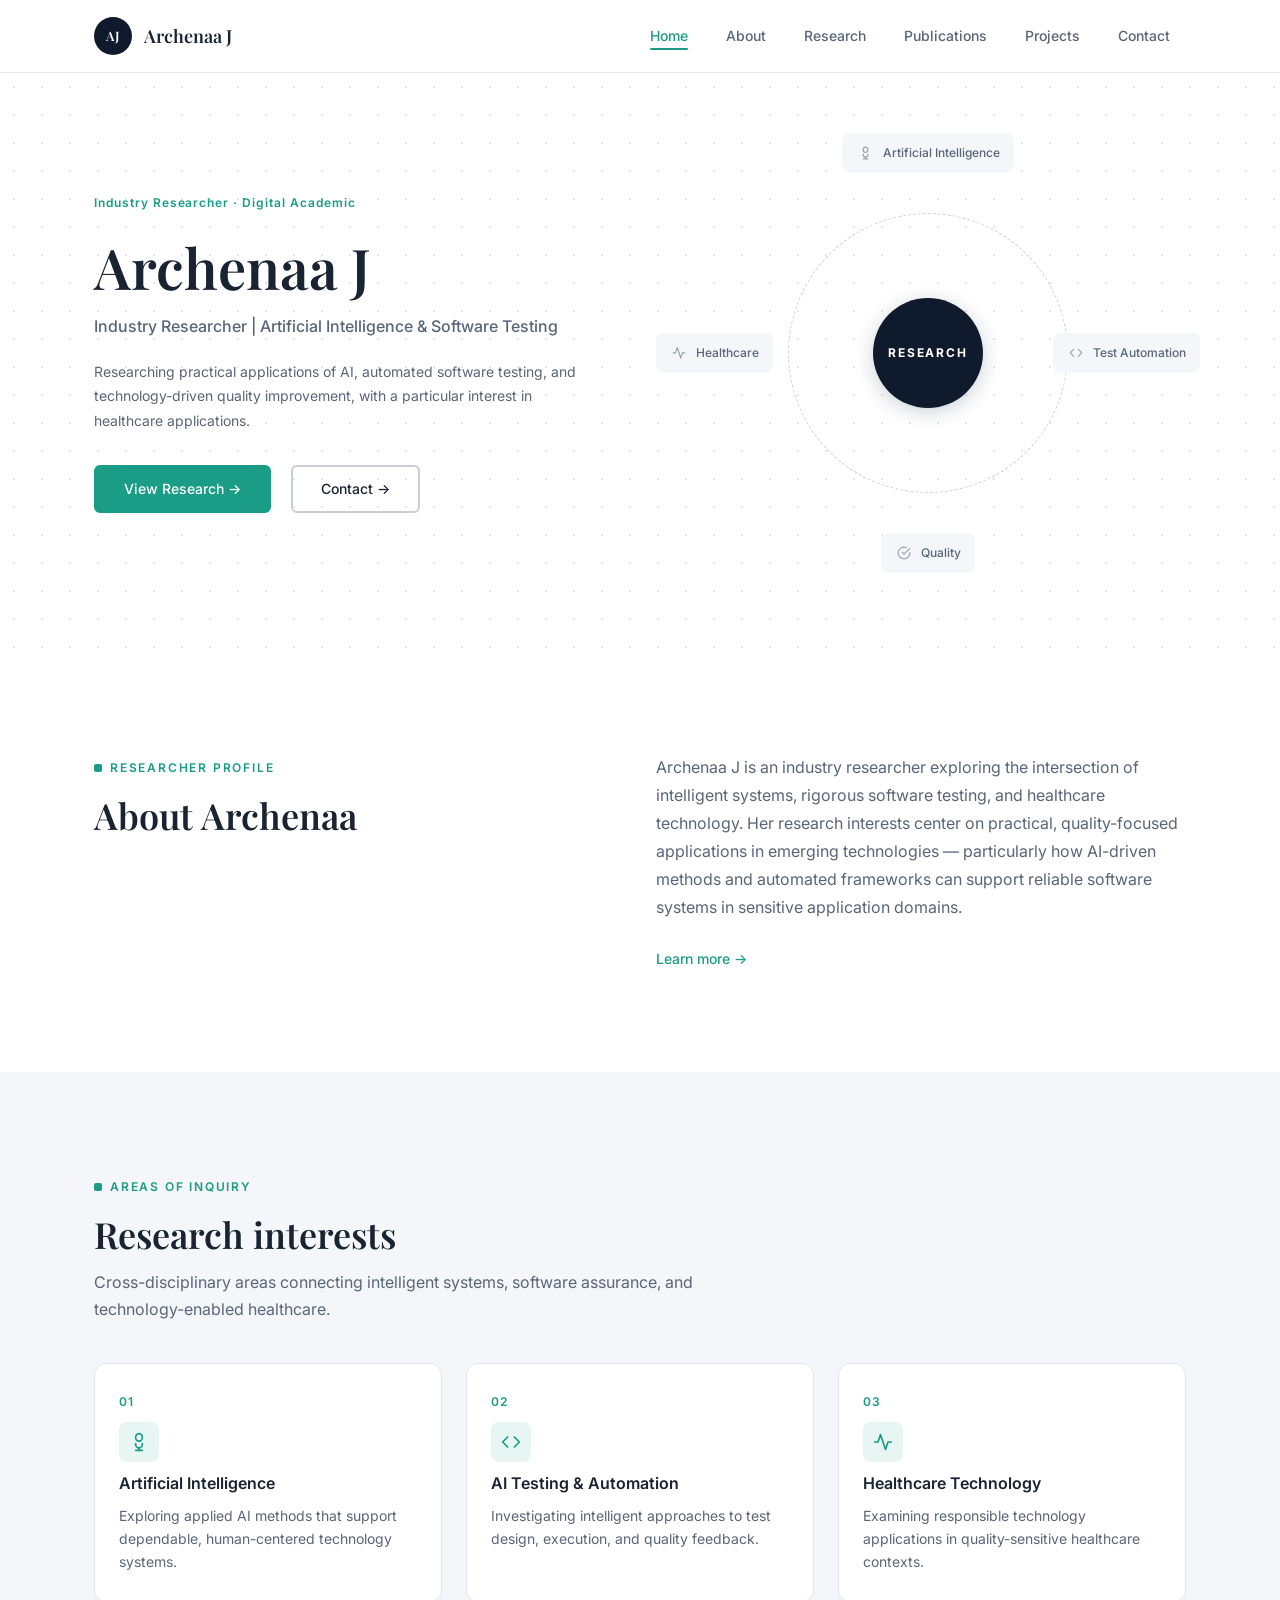
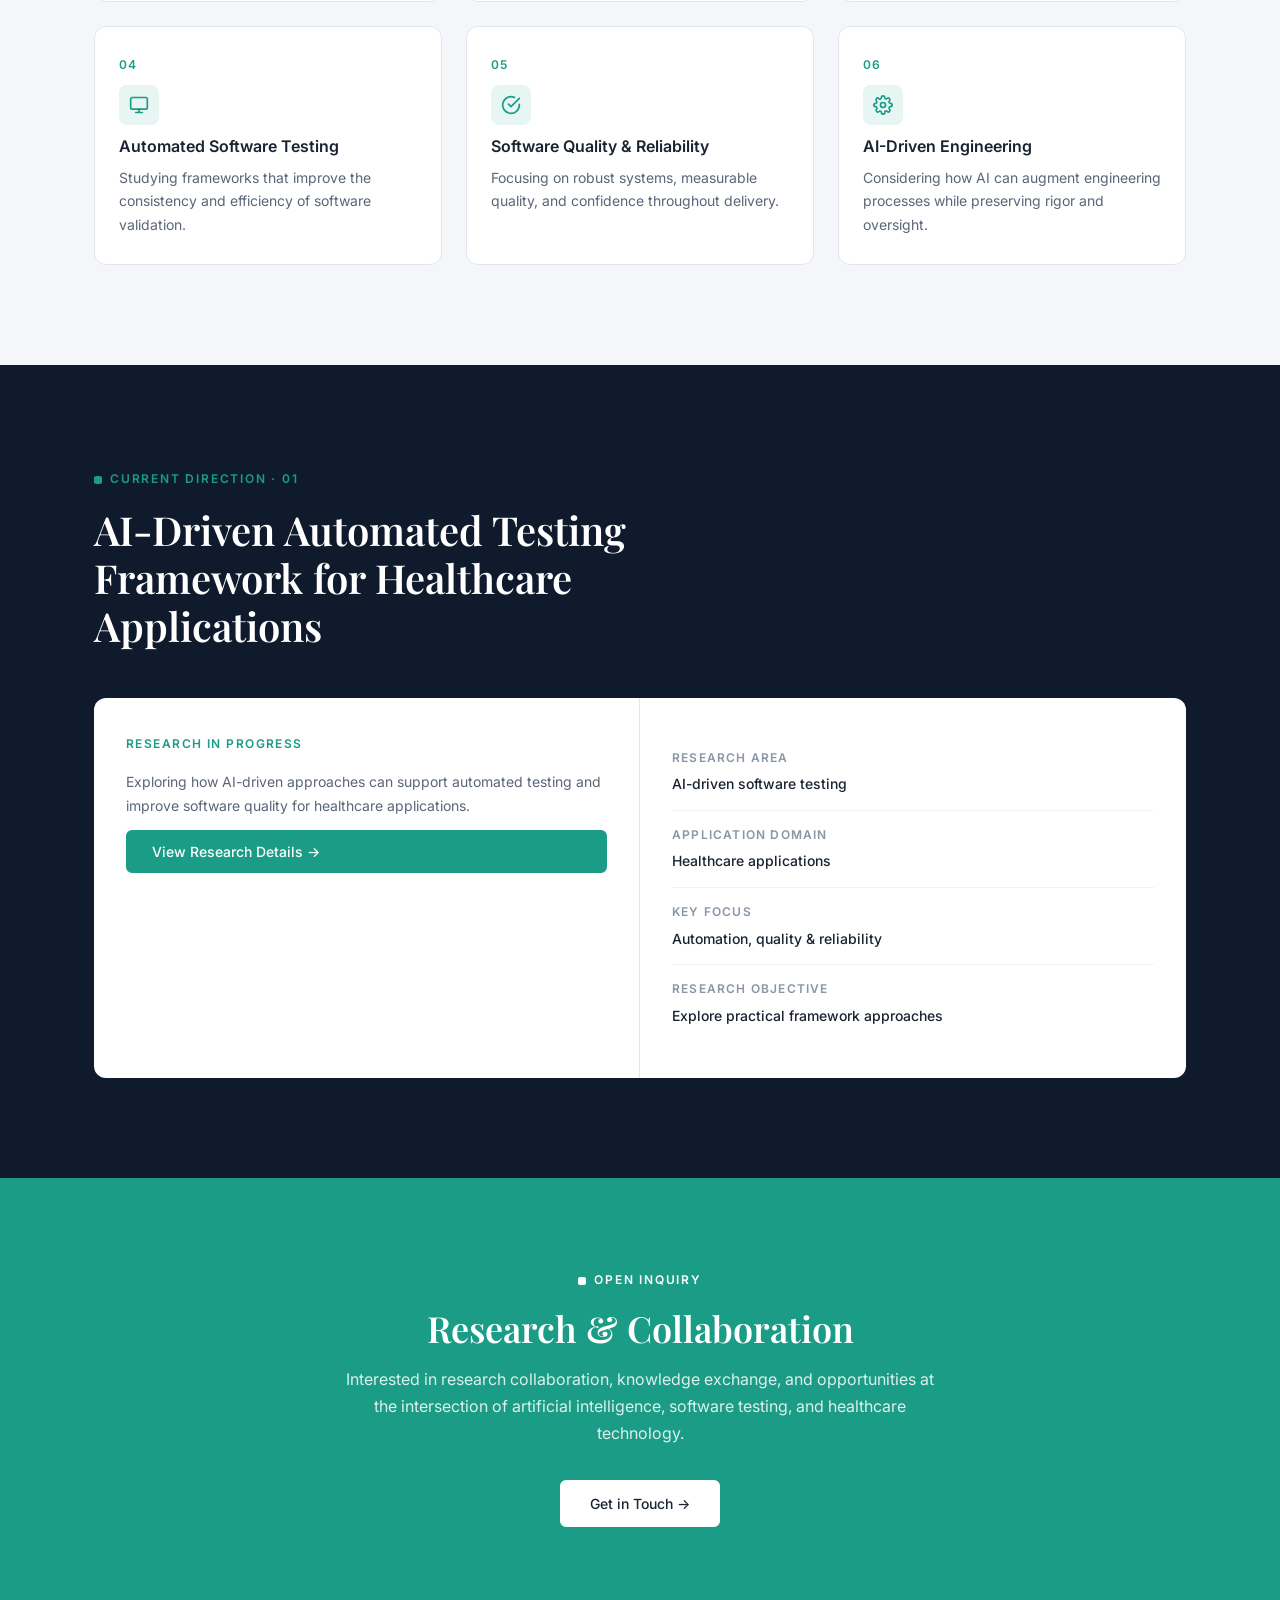
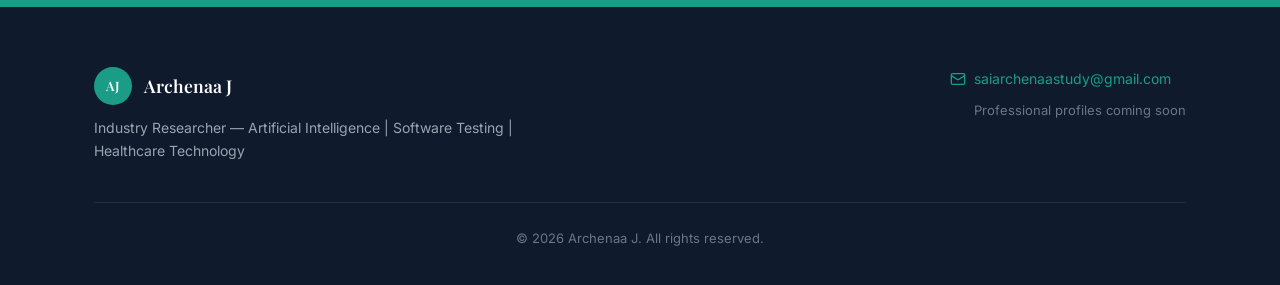
<file: index.html>
<!DOCTYPE html>
<html lang="en">
<head>
  <meta charset="UTF-8">
  <meta name="viewport" content="width=device-width, initial-scale=1.0">
  <title>Archenaa J — Industry Researcher | AI &amp; Software Testing</title>
  <meta name="description" content="Archenaa J is an industry researcher specializing in Artificial Intelligence, Software Testing, and Healthcare Technology applications.">
  <link rel="stylesheet" href="styles.css">
  <link rel="icon" href="data:image/svg+xml,<svg xmlns='http://www.w3.org/2000/svg' viewBox='0 0 100 100'><text y='.9em' font-size='90'>🔬</text></svg>">
</head>
<body>

  <!-- Header (rendered by components.js) -->
  <div id="site-header"></div>


  <!-- ============================================================
       HERO SECTION
       ============================================================ -->
  <section class="hero">
    <div class="container">
      <div class="hero-grid">

        <!-- Left: copy -->
        <div class="hero-content">
          <div class="hero-eyebrow">Industry Researcher · Digital Academic</div>
          <h1>Archenaa J</h1>
          <p class="hero-subtitle">Industry Researcher | Artificial Intelligence &amp; Software Testing</p>
          <p class="hero-text">
            Researching practical applications of AI, automated software testing,
            and technology-driven quality improvement, with a particular interest
            in healthcare applications.
          </p>
          <div class="hero-buttons">
            <a href="research.html" class="btn btn-primary">View Research →</a>
            <button type="button" class="btn btn-secondary" data-open-modal="contact">Contact →</button>
          </div>
        </div>

        <!-- Right: decorative circular diagram -->
        <div class="hero-diagram" aria-hidden="true">
          <div class="diagram-orbit"></div>
          <div class="diagram-center">Research</div>

          <!-- Floating topic cards -->
          <div class="diagram-card diagram-card--ai">
            <span class="card-icon">
              <svg viewBox="0 0 24 24" fill="none" stroke="currentColor" stroke-width="2" stroke-linecap="round" stroke-linejoin="round"><path d="M12 2a4 4 0 0 1 4 4v1a4 4 0 0 1-8 0V6a4 4 0 0 1 4-4z"/><path d="M16 14v1a4 4 0 0 1-8 0v-1"/><line x1="12" y1="19" x2="12" y2="22"/><line x1="8" y1="22" x2="16" y2="22"/></svg>
            </span>
            Artificial Intelligence
          </div>

          <div class="diagram-card diagram-card--test">
            <span class="card-icon">
              <svg viewBox="0 0 24 24" fill="none" stroke="currentColor" stroke-width="2" stroke-linecap="round" stroke-linejoin="round"><polyline points="16 18 22 12 16 6"/><polyline points="8 6 2 12 8 18"/></svg>
            </span>
            Test Automation
          </div>

          <div class="diagram-card diagram-card--quality">
            <span class="card-icon">
              <svg viewBox="0 0 24 24" fill="none" stroke="currentColor" stroke-width="2" stroke-linecap="round" stroke-linejoin="round"><path d="M22 11.08V12a10 10 0 1 1-5.93-9.14"/><polyline points="22 4 12 14.01 9 11.01"/></svg>
            </span>
            Quality
          </div>

          <div class="diagram-card diagram-card--health">
            <span class="card-icon">
              <svg viewBox="0 0 24 24" fill="none" stroke="currentColor" stroke-width="2" stroke-linecap="round" stroke-linejoin="round"><path d="M22 12h-4l-3 9L9 3l-3 9H2"/></svg>
            </span>
            Healthcare
          </div>
        </div>

      </div>
    </div>
  </section>


  <!-- ============================================================
       ABOUT PREVIEW (short version for Home only)
       ============================================================ -->
  <section class="section">
    <div class="container">
      <div class="about-preview">
        <div>
          <div class="eyebrow">Researcher Profile</div>
          <h2>About Archenaa</h2>
        </div>
        <div class="about-text">
          <p>
            Archenaa J is an industry researcher exploring the intersection of
            intelligent systems, rigorous software testing, and healthcare
            technology. Her research interests center on practical, quality-focused
            applications in emerging technologies — particularly how AI-driven
            methods and automated frameworks can support reliable software systems
            in sensitive application domains.
          </p>
          <a href="about.html" class="learn-more-link">Learn more →</a>
        </div>
      </div>
    </div>
  </section>


  <!-- ============================================================
       RESEARCH INTERESTS (full 6-card grid)
       ============================================================ -->
  <section class="section section--gray">
    <div class="container">
      <div class="eyebrow">Areas of Inquiry</div>
      <h2>Research interests</h2>
      <p class="subtitle">
        Cross-disciplinary areas connecting intelligent systems, software
        assurance, and technology-enabled healthcare.
      </p>

      <div class="research-grid">
        <!-- Card 01 -->
        <div class="research-card">
          <div class="research-card-number">01</div>
          <div class="research-card-icon">
            <svg viewBox="0 0 24 24" fill="none" stroke="currentColor" stroke-width="2" stroke-linecap="round" stroke-linejoin="round"><path d="M12 2a4 4 0 0 1 4 4v1a4 4 0 0 1-8 0V6a4 4 0 0 1 4-4z"/><path d="M16 14v1a4 4 0 0 1-8 0v-1"/><line x1="12" y1="19" x2="12" y2="22"/><line x1="8" y1="22" x2="16" y2="22"/></svg>
          </div>
          <h3>Artificial Intelligence</h3>
          <p>Exploring applied AI methods that support dependable, human-centered technology systems.</p>
        </div>
        <!-- Card 02 -->
        <div class="research-card">
          <div class="research-card-number">02</div>
          <div class="research-card-icon">
            <svg viewBox="0 0 24 24" fill="none" stroke="currentColor" stroke-width="2" stroke-linecap="round" stroke-linejoin="round"><polyline points="16 18 22 12 16 6"/><polyline points="8 6 2 12 8 18"/></svg>
          </div>
          <h3>AI Testing &amp; Automation</h3>
          <p>Investigating intelligent approaches to test design, execution, and quality feedback.</p>
        </div>
        <!-- Card 03 -->
        <div class="research-card">
          <div class="research-card-number">03</div>
          <div class="research-card-icon">
            <svg viewBox="0 0 24 24" fill="none" stroke="currentColor" stroke-width="2" stroke-linecap="round" stroke-linejoin="round"><path d="M22 12h-4l-3 9L9 3l-3 9H2"/></svg>
          </div>
          <h3>Healthcare Technology</h3>
          <p>Examining responsible technology applications in quality-sensitive healthcare contexts.</p>
        </div>
        <!-- Card 04 -->
        <div class="research-card">
          <div class="research-card-number">04</div>
          <div class="research-card-icon">
            <svg viewBox="0 0 24 24" fill="none" stroke="currentColor" stroke-width="2" stroke-linecap="round" stroke-linejoin="round"><rect x="2" y="3" width="20" height="14" rx="2"/><line x1="8" y1="21" x2="16" y2="21"/><line x1="12" y1="17" x2="12" y2="21"/></svg>
          </div>
          <h3>Automated Software Testing</h3>
          <p>Studying frameworks that improve the consistency and efficiency of software validation.</p>
        </div>
        <!-- Card 05 -->
        <div class="research-card">
          <div class="research-card-number">05</div>
          <div class="research-card-icon">
            <svg viewBox="0 0 24 24" fill="none" stroke="currentColor" stroke-width="2" stroke-linecap="round" stroke-linejoin="round"><path d="M22 11.08V12a10 10 0 1 1-5.93-9.14"/><polyline points="22 4 12 14.01 9 11.01"/></svg>
          </div>
          <h3>Software Quality &amp; Reliability</h3>
          <p>Focusing on robust systems, measurable quality, and confidence throughout delivery.</p>
        </div>
        <!-- Card 06 -->
        <div class="research-card">
          <div class="research-card-number">06</div>
          <div class="research-card-icon">
            <svg viewBox="0 0 24 24" fill="none" stroke="currentColor" stroke-width="2" stroke-linecap="round" stroke-linejoin="round"><circle cx="12" cy="12" r="3"/><path d="M19.4 15a1.65 1.65 0 0 0 .33 1.82l.06.06a2 2 0 0 1-2.83 2.83l-.06-.06a1.65 1.65 0 0 0-1.82-.33 1.65 1.65 0 0 0-1 1.51V21a2 2 0 0 1-4 0v-.09A1.65 1.65 0 0 0 9 19.4a1.65 1.65 0 0 0-1.82.33l-.06.06a2 2 0 0 1-2.83-2.83l.06-.06A1.65 1.65 0 0 0 4.68 15a1.65 1.65 0 0 0-1.51-1H3a2 2 0 0 1 0-4h.09A1.65 1.65 0 0 0 4.6 9a1.65 1.65 0 0 0-.33-1.82l-.06-.06a2 2 0 0 1 2.83-2.83l.06.06A1.65 1.65 0 0 0 9 4.68a1.65 1.65 0 0 0 1-1.51V3a2 2 0 0 1 4 0v.09a1.65 1.65 0 0 0 1 1.51 1.65 1.65 0 0 0 1.82-.33l.06-.06a2 2 0 0 1 2.83 2.83l-.06.06A1.65 1.65 0 0 0 19.4 9a1.65 1.65 0 0 0 1.51 1H21a2 2 0 0 1 0 4h-.09a1.65 1.65 0 0 0-1.51 1z"/></svg>
          </div>
          <h3>AI-Driven Engineering</h3>
          <p>Considering how AI can augment engineering processes while preserving rigor and oversight.</p>
        </div>
      </div>
    </div>
  </section>


  <!-- ============================================================
       CURRENT DIRECTION HIGHLIGHT (dark section)
       ============================================================ -->
  <section class="section section--dark">
    <div class="container">
      <div class="eyebrow">Current Direction · 01</div>
      <div class="direction-heading">
        <h2>AI-Driven Automated Testing Framework for Healthcare Applications</h2>
      </div>

      <div class="direction-card">
        <div class="direction-card-left">
          <div class="direction-label">Research in Progress</div>
          <p>
            Exploring how AI-driven approaches can support automated testing
            and improve software quality for healthcare applications.
          </p>
          <a href="research.html" class="direction-cta">View Research Details →</a>
        </div>
        <div class="direction-card-right">
          <div class="direction-meta-item">
            <span class="direction-meta-label">Research Area</span>
            <span class="direction-meta-value">AI-driven software testing</span>
          </div>
          <div class="direction-meta-item">
            <span class="direction-meta-label">Application Domain</span>
            <span class="direction-meta-value">Healthcare applications</span>
          </div>
          <div class="direction-meta-item">
            <span class="direction-meta-label">Key Focus</span>
            <span class="direction-meta-value">Automation, quality &amp; reliability</span>
          </div>
          <div class="direction-meta-item">
            <span class="direction-meta-label">Research Objective</span>
            <span class="direction-meta-value">Explore practical framework approaches</span>
          </div>
        </div>
      </div>
    </div>
  </section>


  <!-- ============================================================
       CTA BAND
       ============================================================ -->
  <section class="section section--teal cta-band">
    <div class="container">
      <div class="eyebrow">Open Inquiry</div>
      <h2>Research &amp; Collaboration</h2>
      <p class="subtitle">
        Interested in research collaboration, knowledge exchange, and
        opportunities at the intersection of artificial intelligence,
        software testing, and healthcare technology.
      </p>
      <button type="button" class="btn btn-white" data-open-modal="contact">Get in Touch →</button>
    </div>
  </section>


  <!-- Footer (rendered by components.js) -->
  <div id="site-footer"></div>


  <!-- Modal (rendered by components.js) -->
  <div id="site-modal"></div>

  <script src="components.js"></script>
  <script src="script.js"></script>
</body>
</html>
</file>
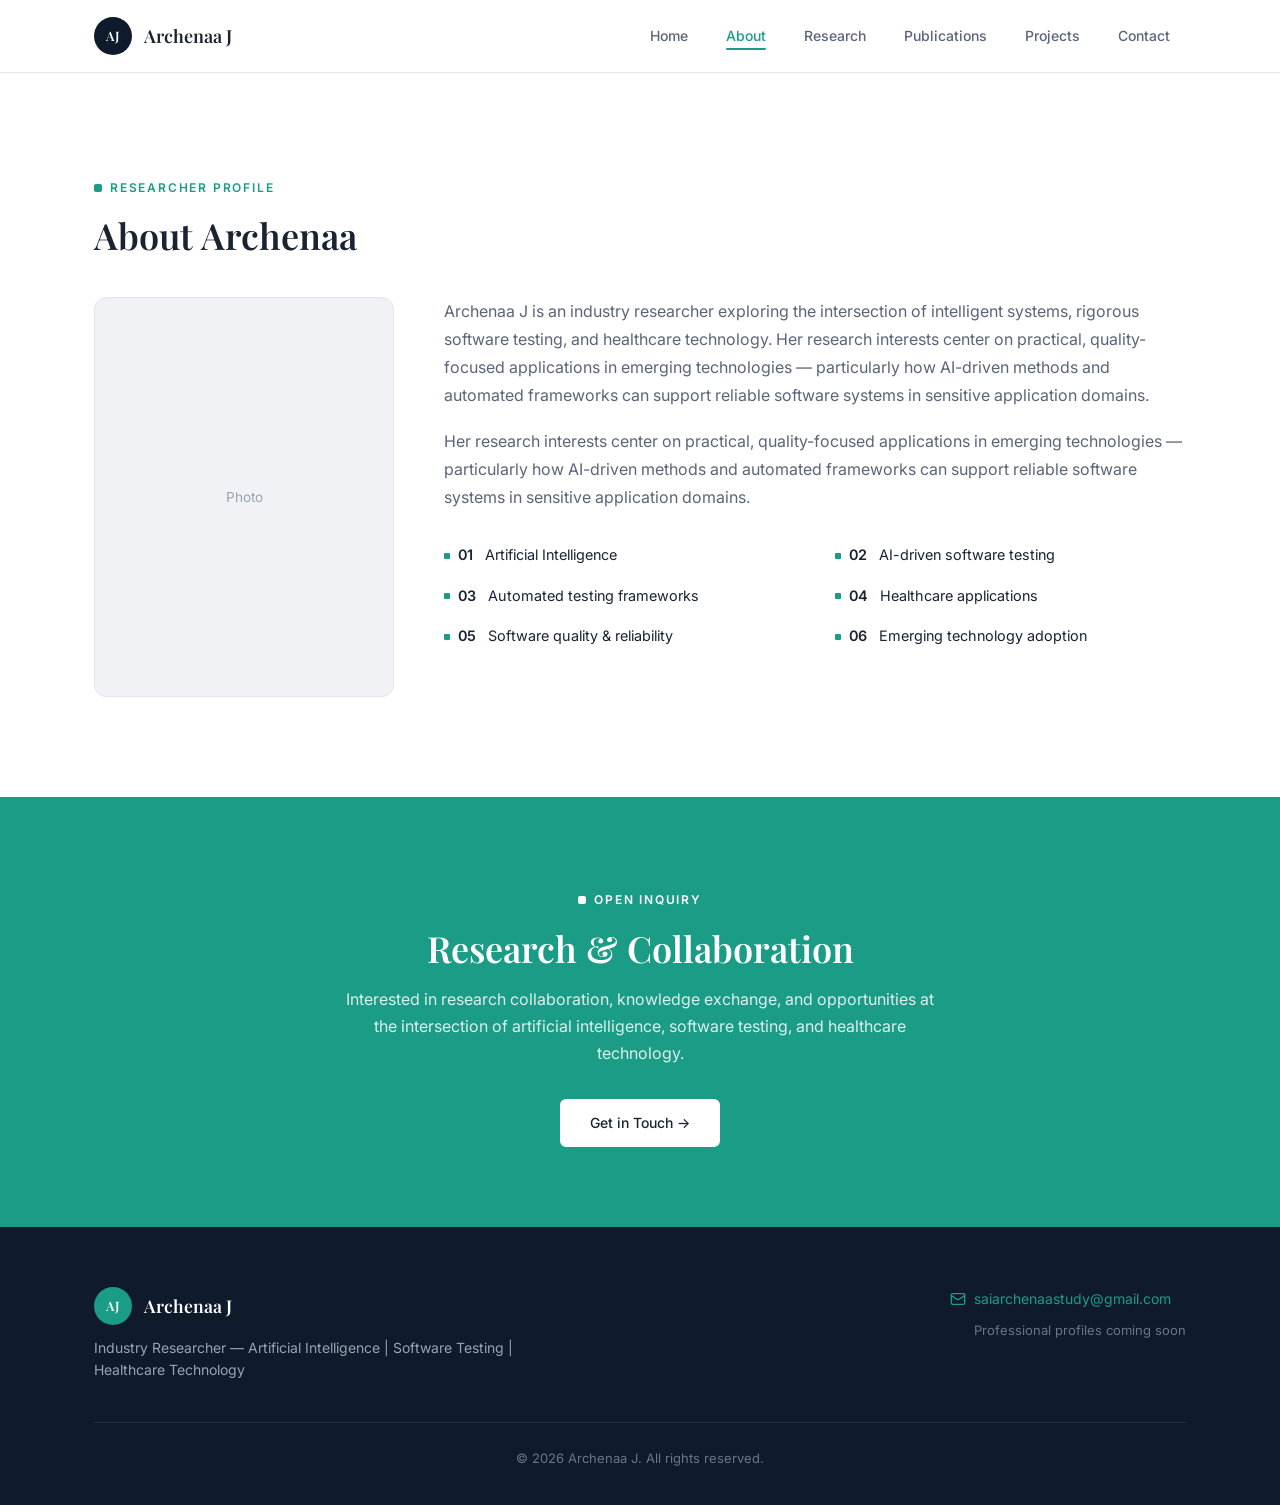
<file: about.html>
<!DOCTYPE html>
<html lang="en">
<head>
  <meta charset="UTF-8">
  <meta name="viewport" content="width=device-width, initial-scale=1.0">
  <title>About — Archenaa J | Researcher Profile</title>
  <meta name="description" content="Learn about Archenaa J — an industry researcher at the intersection of intelligent systems, software testing, and healthcare technology.">
  <link rel="stylesheet" href="styles.css">
  <link rel="icon" href="data:image/svg+xml,<svg xmlns='http://www.w3.org/2000/svg' viewBox='0 0 100 100'><text y='.9em' font-size='90'>🔬</text></svg>">
</head>
<body>

  <!-- Header (rendered by components.js) -->
  <div id="site-header"></div>


  <!-- ============================================================
       ABOUT SECTION (full version)
       ============================================================ -->
  <section class="section">
    <div class="container">
      <div class="eyebrow">Researcher Profile</div>
      <h2>About Archenaa</h2>

      <div class="about-grid" style="margin-top: 40px;">

        <!-- Left: photo placeholder -->
        <div class="about-photo">
          <!-- PHOTO PLACEHOLDER — replace this div with an <img> tag
               when a profile photo is available. Recommended size: 600×800px.
               Example: <img src="assets/images/archenaa-photo.jpg" alt="Archenaa J" class="about-photo-img"> -->
          <span>Photo</span>
        </div>

        <!-- Right: bio text + focus areas -->
        <div class="about-text">
          <p>
            Archenaa J is an industry researcher exploring the intersection of
            intelligent systems, rigorous software testing, and healthcare
            technology. Her research interests center on practical, quality-focused
            applications in emerging technologies — particularly how AI-driven
            methods and automated frameworks can support reliable software systems
            in sensitive application domains.
          </p>
          <p>
            Her research interests center on practical, quality-focused applications
            in emerging technologies — particularly how AI-driven methods and
            automated frameworks can support reliable software systems in sensitive
            application domains.
          </p>

          <!-- Numbered focus areas (2 columns × 3 rows) -->
          <div class="focus-grid">
            <div class="focus-item">
              <span class="focus-number">01</span>
              Artificial Intelligence
            </div>
            <div class="focus-item">
              <span class="focus-number">02</span>
              AI-driven software testing
            </div>
            <div class="focus-item">
              <span class="focus-number">03</span>
              Automated testing frameworks
            </div>
            <div class="focus-item">
              <span class="focus-number">04</span>
              Healthcare applications
            </div>
            <div class="focus-item">
              <span class="focus-number">05</span>
              Software quality &amp; reliability
            </div>
            <div class="focus-item">
              <span class="focus-number">06</span>
              Emerging technology adoption
            </div>
          </div>
        </div>

      </div>
    </div>
  </section>


  <!-- ============================================================
       CTA BAND
       ============================================================ -->
  <section class="section section--teal cta-band">
    <div class="container">
      <div class="eyebrow">Open Inquiry</div>
      <h2>Research &amp; Collaboration</h2>
      <p class="subtitle">
        Interested in research collaboration, knowledge exchange, and
        opportunities at the intersection of artificial intelligence,
        software testing, and healthcare technology.
      </p>
      <button type="button" class="btn btn-white" data-open-modal="contact">Get in Touch →</button>
    </div>
  </section>


  <!-- Footer (rendered by components.js) -->
  <div id="site-footer"></div>


  <!-- Modal (rendered by components.js) -->
  <div id="site-modal"></div>

  <script src="components.js"></script>
  <script src="script.js"></script>
</body>
</html>
</file>
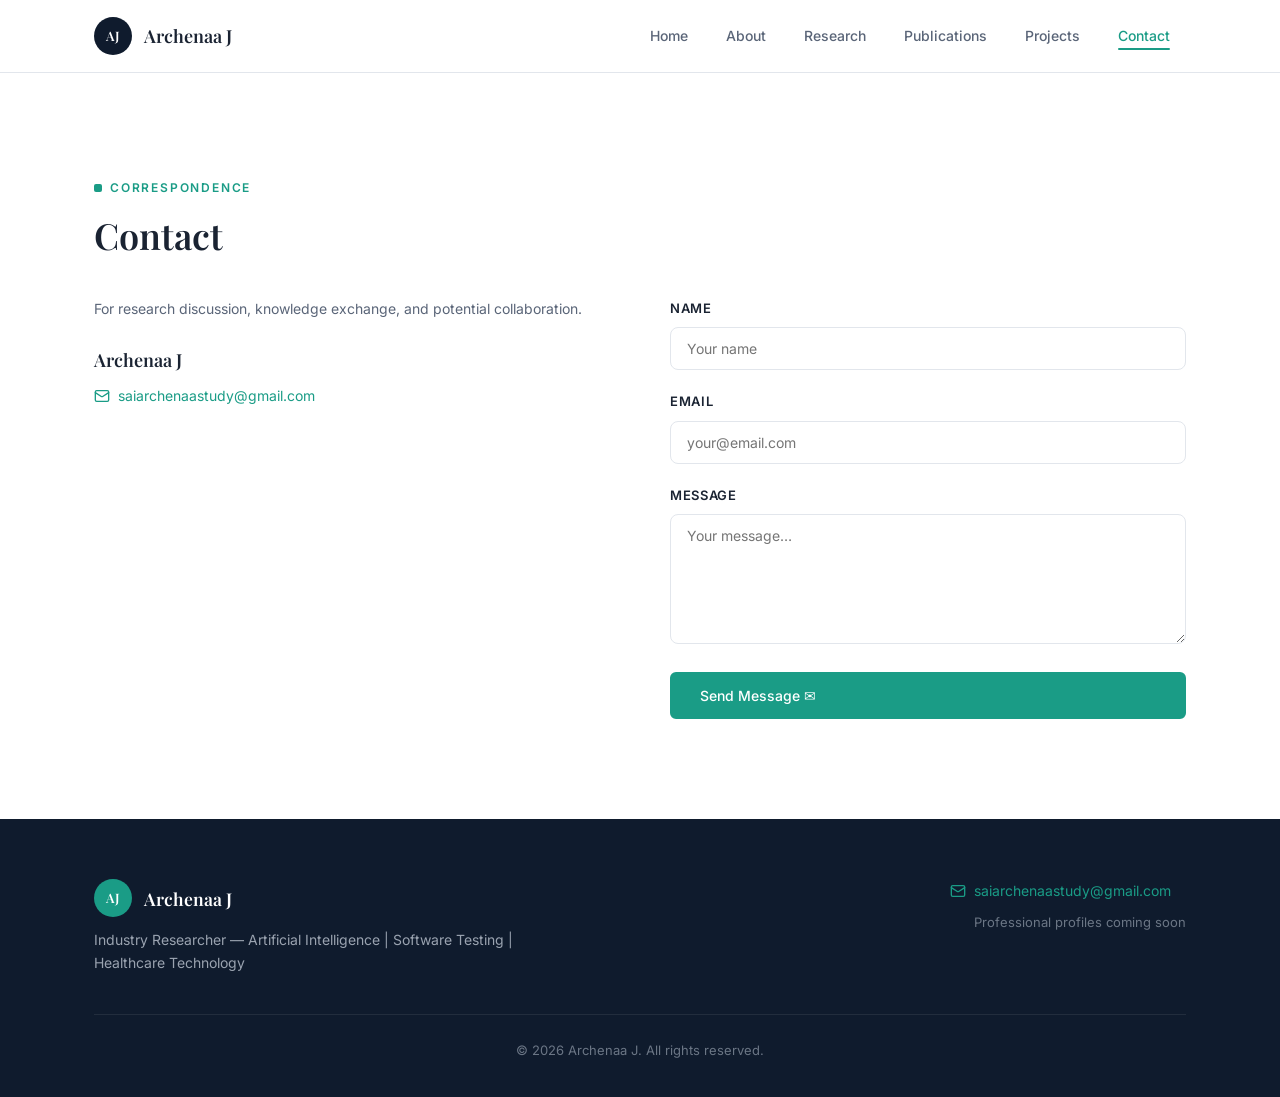
<file: contact.html>
<!DOCTYPE html>
<html lang="en">
<head>
  <meta charset="UTF-8">
  <meta name="viewport" content="width=device-width, initial-scale=1.0">
  <title>Contact — Archenaa J | Get in Touch</title>
  <meta name="description" content="Contact Archenaa J for research discussion, knowledge exchange, and potential collaboration in AI, software testing, and healthcare technology.">
  <link rel="stylesheet" href="styles.css">
  <link rel="icon" href="data:image/svg+xml,<svg xmlns='http://www.w3.org/2000/svg' viewBox='0 0 100 100'><text y='.9em' font-size='90'>🔬</text></svg>">
</head>
<body>

  <!-- Header (rendered by components.js) -->
  <div id="site-header"></div>


  <!-- ============================================================
       CONTACT SECTION (inline form — no CTA band on this page)
       ============================================================ -->
  <section class="section">
    <div class="container">
      <div class="eyebrow">Correspondence</div>
      <h2>Contact</h2>

      <div class="contact-grid" style="margin-top: 40px;">

        <!-- Left: info -->
        <div class="contact-info">
          <p>
            For research discussion, knowledge exchange, and potential collaboration.
          </p>
          <div class="contact-name">Archenaa J</div>
          <a href="mailto:saiarchenaastudy@gmail.com" class="contact-email">
            <svg viewBox="0 0 24 24" fill="none" stroke="currentColor" stroke-width="2" stroke-linecap="round" stroke-linejoin="round"><rect x="2" y="4" width="20" height="16" rx="2"/><path d="m22 7-8.97 5.7a1.94 1.94 0 0 1-2.06 0L2 7"/></svg>
            saiarchenaastudy@gmail.com
          </a>
        </div>

        <!-- Right: inline contact form -->
        <div>
          <form class="contact-form" action="contact-handler.php" method="POST" novalidate>
            <div class="form-group">
              <label for="contact-name">Name</label>
              <input type="text" id="contact-name" name="name" required autocomplete="name" placeholder="Your name">
            </div>
            <div class="form-group">
              <label for="contact-email">Email</label>
              <input type="email" id="contact-email" name="email" required autocomplete="email" placeholder="your@email.com">
            </div>
            <div class="form-group">
              <label for="contact-message">Message</label>
              <textarea id="contact-message" name="message" required placeholder="Your message…"></textarea>
            </div>
            <!-- Honeypot field — hidden from real users -->
            <div class="hp-field" aria-hidden="true">
              <label for="contact-website">Website</label>
              <input type="text" id="contact-website" name="website" tabindex="-1" autocomplete="off">
            </div>
            <button type="submit" class="btn btn-primary form-submit-btn">Send Message ✉</button>
            <div class="form-message"></div>
          </form>
        </div>

      </div>
    </div>
  </section>


  <!-- Footer (rendered by components.js) -->
  <div id="site-footer"></div>


  <!-- Modal (rendered by components.js) -->
  <div id="site-modal"></div>

  <script src="components.js"></script>
  <script src="script.js"></script>
</body>
</html>
</file>
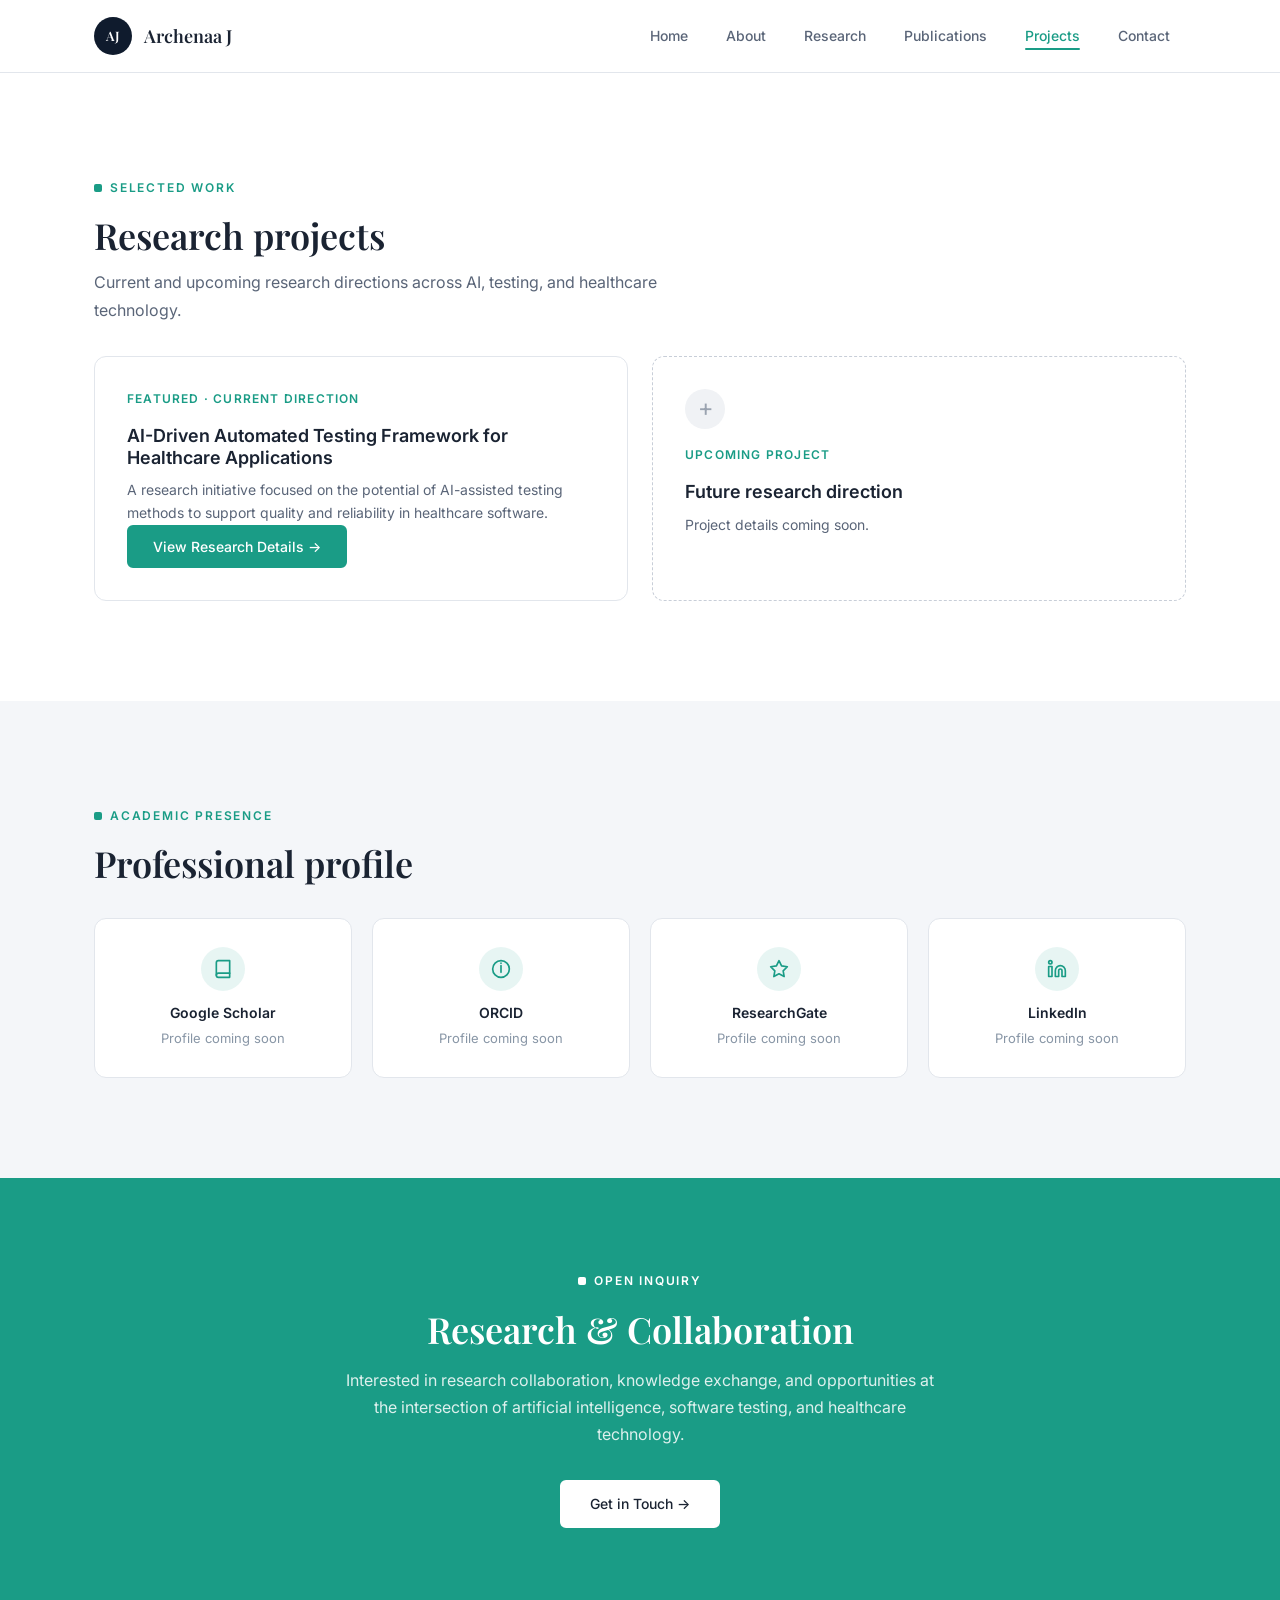
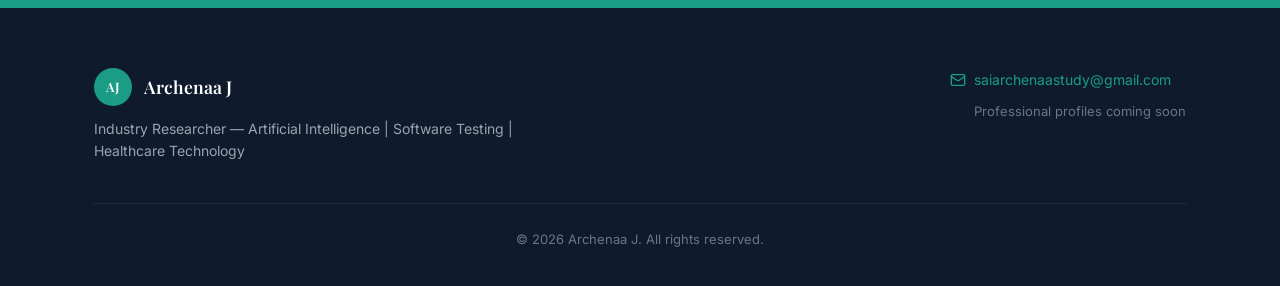
<file: projects.html>
<!DOCTYPE html>
<html lang="en">
<head>
  <meta charset="UTF-8">
  <meta name="viewport" content="width=device-width, initial-scale=1.0">
  <title>Projects — Archenaa J | Research Projects &amp; Academic Profile</title>
  <meta name="description" content="Current and upcoming research projects by Archenaa J, plus academic profile links for Google Scholar, ORCID, ResearchGate, and LinkedIn.">
  <link rel="stylesheet" href="styles.css">
  <link rel="icon" href="data:image/svg+xml,<svg xmlns='http://www.w3.org/2000/svg' viewBox='0 0 100 100'><text y='.9em' font-size='90'>🔬</text></svg>">
</head>
<body>

  <!-- Header (rendered by components.js) -->
  <div id="site-header"></div>


  <!-- ============================================================
       RESEARCH PROJECTS SECTION
       ============================================================ -->
  <section class="section">
    <div class="container">
      <div class="eyebrow">Selected Work</div>
      <h2>Research projects</h2>
      <p class="subtitle">
        Current and upcoming research directions across AI, testing,
        and healthcare technology.
      </p>

      <div class="projects-grid">

        <!-- Featured project card -->
        <div class="project-card">
          <div class="project-label">Featured · Current Direction</div>
          <h3>AI-Driven Automated Testing Framework for Healthcare Applications</h3>
          <p>
            A research initiative focused on the potential of AI-assisted testing
            methods to support quality and reliability in healthcare software.
          </p>
          <a href="research.html" class="direction-cta">View Research Details →</a>
        </div>

        <!-- Upcoming project placeholder -->
        <div class="project-card project-card--upcoming">
          <div class="project-plus">+</div>
          <div class="project-label">Upcoming Project</div>
          <h3>Future research direction</h3>
          <p>Project details coming soon.</p>
        </div>

      </div>
    </div>
  </section>


  <!-- ============================================================
       PROFESSIONAL PROFILE SECTION
       ============================================================ -->
  <section class="section section--gray">
    <div class="container">
      <div class="eyebrow">Academic Presence</div>
      <h2>Professional profile</h2>

      <div class="profile-grid">

        <!-- Google Scholar -->
        <!-- TODO: Replace href="#" with real Google Scholar profile URL -->
        <a href="#" class="profile-card" aria-label="Google Scholar profile">
          <div class="profile-card-icon">
            <svg viewBox="0 0 24 24" fill="none" stroke="currentColor" stroke-width="2" stroke-linecap="round" stroke-linejoin="round"><path d="M4 19.5A2.5 2.5 0 0 1 6.5 17H20"/><path d="M6.5 2H20v20H6.5A2.5 2.5 0 0 1 4 19.5v-15A2.5 2.5 0 0 1 6.5 2z"/></svg>
          </div>
          <h4>Google Scholar</h4>
          <p>Profile coming soon</p>
        </a>

        <!-- ORCID -->
        <!-- TODO: Replace href="#" with real ORCID profile URL -->
        <a href="#" class="profile-card" aria-label="ORCID profile">
          <div class="profile-card-icon">
            <svg viewBox="0 0 24 24" fill="none" stroke="currentColor" stroke-width="2" stroke-linecap="round" stroke-linejoin="round"><circle cx="12" cy="12" r="10"/><line x1="12" y1="8" x2="12" y2="16"/><line x1="12" y1="5" x2="12" y2="5.01"/></svg>
          </div>
          <h4>ORCID</h4>
          <p>Profile coming soon</p>
        </a>

        <!-- ResearchGate -->
        <!-- TODO: Replace href="#" with real ResearchGate profile URL -->
        <a href="#" class="profile-card" aria-label="ResearchGate profile">
          <div class="profile-card-icon">
            <svg viewBox="0 0 24 24" fill="none" stroke="currentColor" stroke-width="2" stroke-linecap="round" stroke-linejoin="round"><polygon points="12 2 15.09 8.26 22 9.27 17 14.14 18.18 21.02 12 17.77 5.82 21.02 7 14.14 2 9.27 8.91 8.26 12 2"/></svg>
          </div>
          <h4>ResearchGate</h4>
          <p>Profile coming soon</p>
        </a>

        <!-- LinkedIn -->
        <!-- TODO: Replace href="#" with real LinkedIn profile URL -->
        <a href="#" class="profile-card" aria-label="LinkedIn profile">
          <div class="profile-card-icon">
            <svg viewBox="0 0 24 24" fill="none" stroke="currentColor" stroke-width="2" stroke-linecap="round" stroke-linejoin="round"><path d="M16 8a6 6 0 0 1 6 6v7h-4v-7a2 2 0 0 0-2-2 2 2 0 0 0-2 2v7h-4v-7a6 6 0 0 1 6-6z"/><rect x="2" y="9" width="4" height="12"/><circle cx="4" cy="4" r="2"/></svg>
          </div>
          <h4>LinkedIn</h4>
          <p>Profile coming soon</p>
        </a>

      </div>
    </div>
  </section>


  <!-- ============================================================
       CTA BAND
       ============================================================ -->
  <section class="section section--teal cta-band">
    <div class="container">
      <div class="eyebrow">Open Inquiry</div>
      <h2>Research &amp; Collaboration</h2>
      <p class="subtitle">
        Interested in research collaboration, knowledge exchange, and
        opportunities at the intersection of artificial intelligence,
        software testing, and healthcare technology.
      </p>
      <button type="button" class="btn btn-white" data-open-modal="contact">Get in Touch →</button>
    </div>
  </section>


  <!-- Footer (rendered by components.js) -->
  <div id="site-footer"></div>


  <!-- Modal (rendered by components.js) -->
  <div id="site-modal"></div>

  <script src="components.js"></script>
  <script src="script.js"></script>
</body>
</html>
</file>
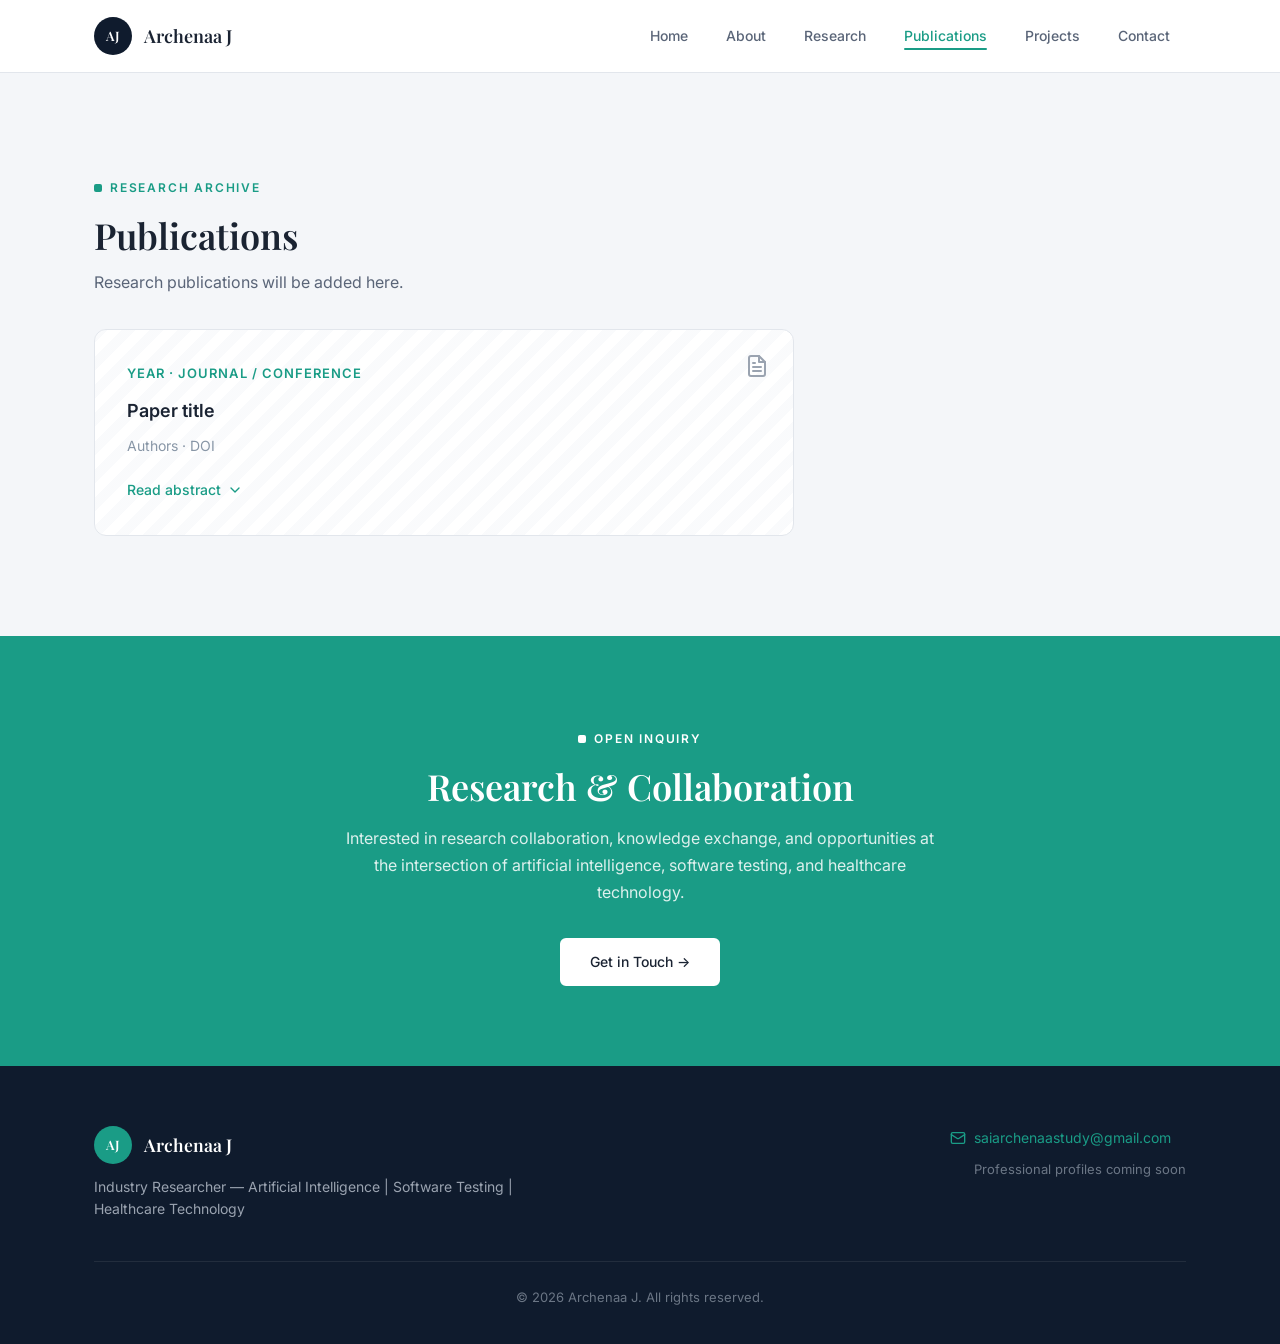
<file: publications.html>
<!DOCTYPE html>
<html lang="en">
<head>
  <meta charset="UTF-8">
  <meta name="viewport" content="width=device-width, initial-scale=1.0">
  <title>Publications — Archenaa J | Research Archive</title>
  <meta name="description" content="Research publications by Archenaa J — papers on AI, software testing, and healthcare technology.">
  <link rel="stylesheet" href="styles.css">
  <link rel="icon" href="data:image/svg+xml,<svg xmlns='http://www.w3.org/2000/svg' viewBox='0 0 100 100'><text y='.9em' font-size='90'>🔬</text></svg>">
</head>
<body>

  <!-- Header (rendered by components.js) -->
  <div id="site-header"></div>


  <!-- ============================================================
       PUBLICATIONS SECTION
       ============================================================ -->
  <section class="section section--gray">
    <div class="container">
      <div class="eyebrow">Research Archive</div>
      <h2>Publications</h2>
      <p class="subtitle">Research publications will be added here.</p>

      <!-- ====== PUBLICATION CARD (placeholder) ======
           To add a real publication, duplicate this .pub-card block
           and replace the placeholder text with actual details.
           ============================================= -->
      <div class="pub-card">
        <!-- Document icon (top-right) -->
        <div class="pub-card-icon">
          <svg viewBox="0 0 24 24" fill="none" stroke="currentColor" stroke-width="2" stroke-linecap="round" stroke-linejoin="round"><path d="M14 2H6a2 2 0 0 0-2 2v16a2 2 0 0 0 2 2h12a2 2 0 0 0 2-2V8z"/><polyline points="14 2 14 8 20 8"/><line x1="16" y1="13" x2="8" y2="13"/><line x1="16" y1="17" x2="8" y2="17"/><polyline points="10 9 9 9 8 9"/></svg>
        </div>

        <div class="pub-meta">Year · Journal / Conference</div>
        <div class="pub-title">Paper title</div>
        <div class="pub-authors">Authors · DOI</div>

        <button class="abstract-toggle" aria-expanded="false">
          Read abstract
          <svg viewBox="0 0 24 24" fill="none" stroke="currentColor" stroke-width="2" stroke-linecap="round" stroke-linejoin="round"><polyline points="6 9 12 15 18 9"/></svg>
        </button>
        <div class="abstract-content">
          <p>
            Abstract text will be added here when the publication is available.
            This section expands and collapses to keep the page clean while
            still providing quick access to the paper's summary.
          </p>
        </div>
      </div>
      <!-- ====== END PUBLICATION CARD ====== -->

    </div>
  </section>


  <!-- ============================================================
       CTA BAND
       ============================================================ -->
  <section class="section section--teal cta-band">
    <div class="container">
      <div class="eyebrow">Open Inquiry</div>
      <h2>Research &amp; Collaboration</h2>
      <p class="subtitle">
        Interested in research collaboration, knowledge exchange, and
        opportunities at the intersection of artificial intelligence,
        software testing, and healthcare technology.
      </p>
      <button type="button" class="btn btn-white" data-open-modal="contact">Get in Touch →</button>
    </div>
  </section>


  <!-- Footer (rendered by components.js) -->
  <div id="site-footer"></div>


  <!-- Modal (rendered by components.js) -->
  <div id="site-modal"></div>

  <script src="components.js"></script>
  <script src="script.js"></script>
</body>
</html>
</file>
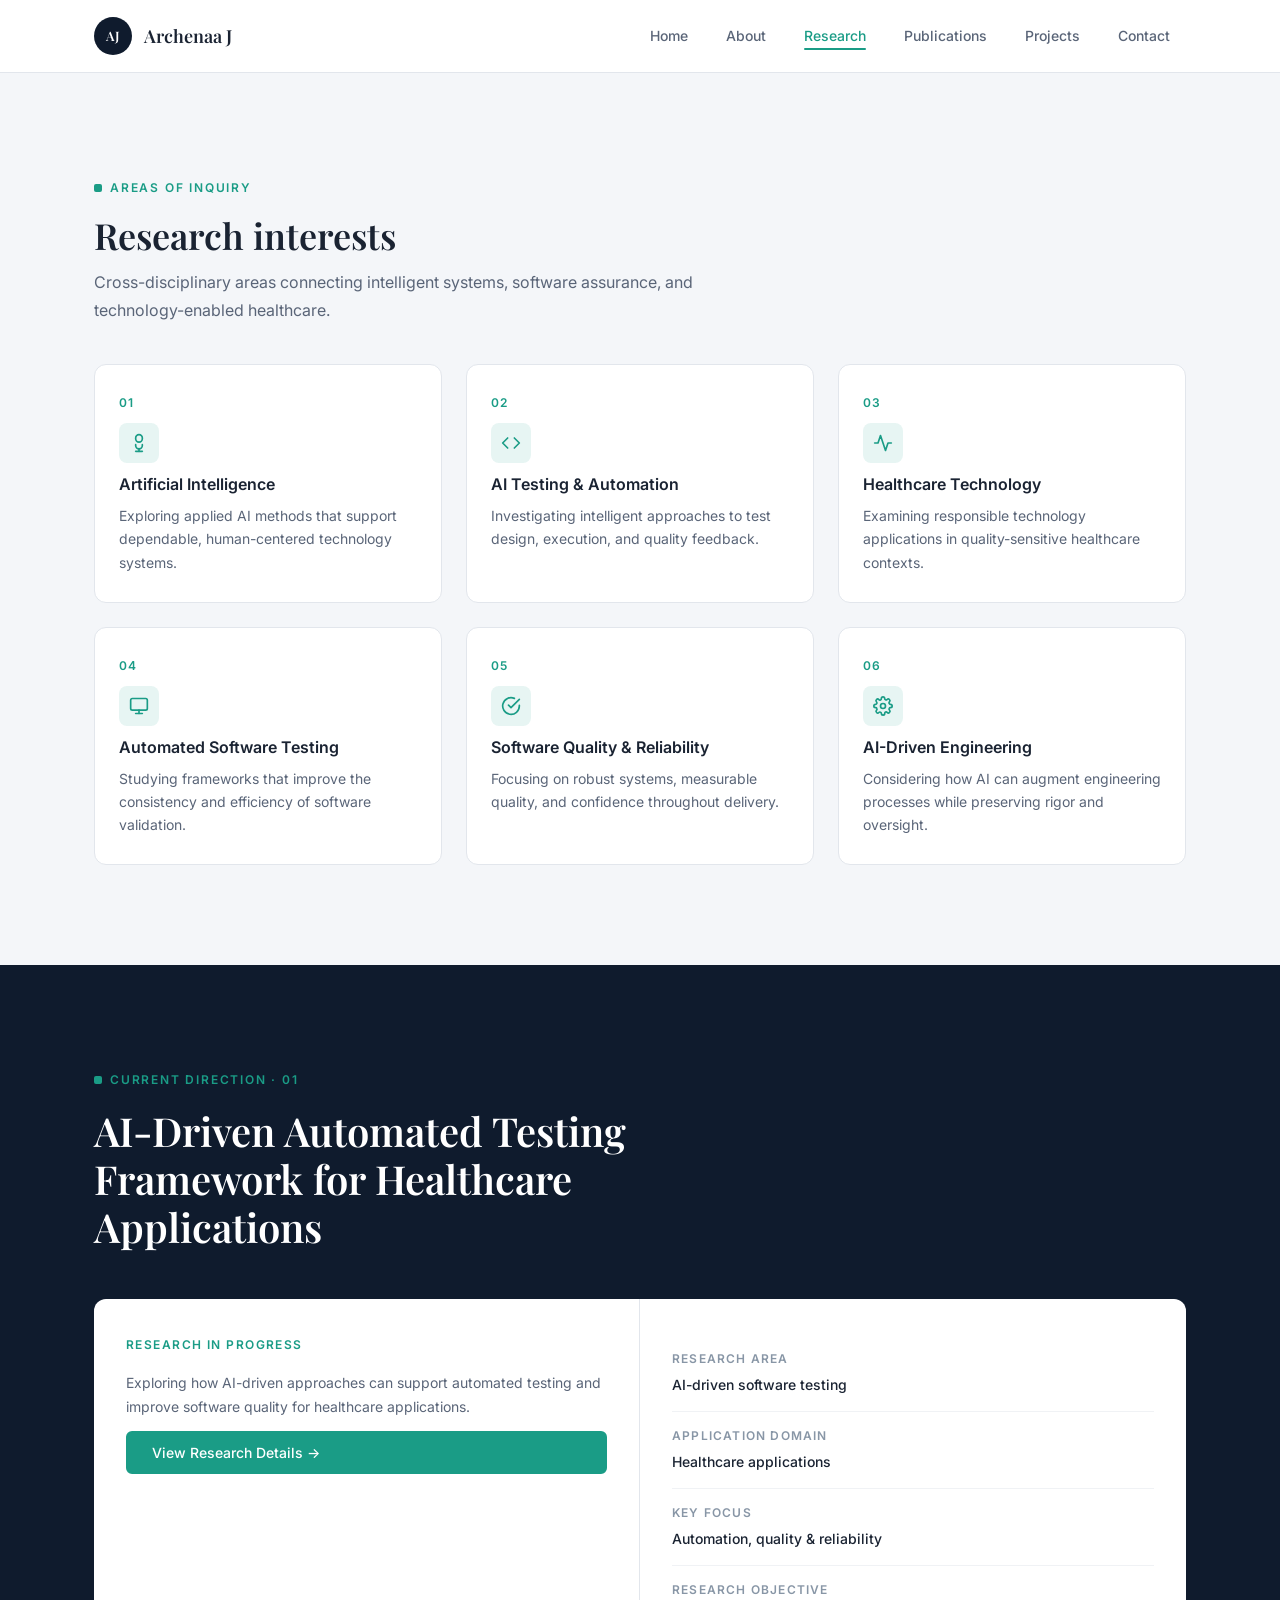
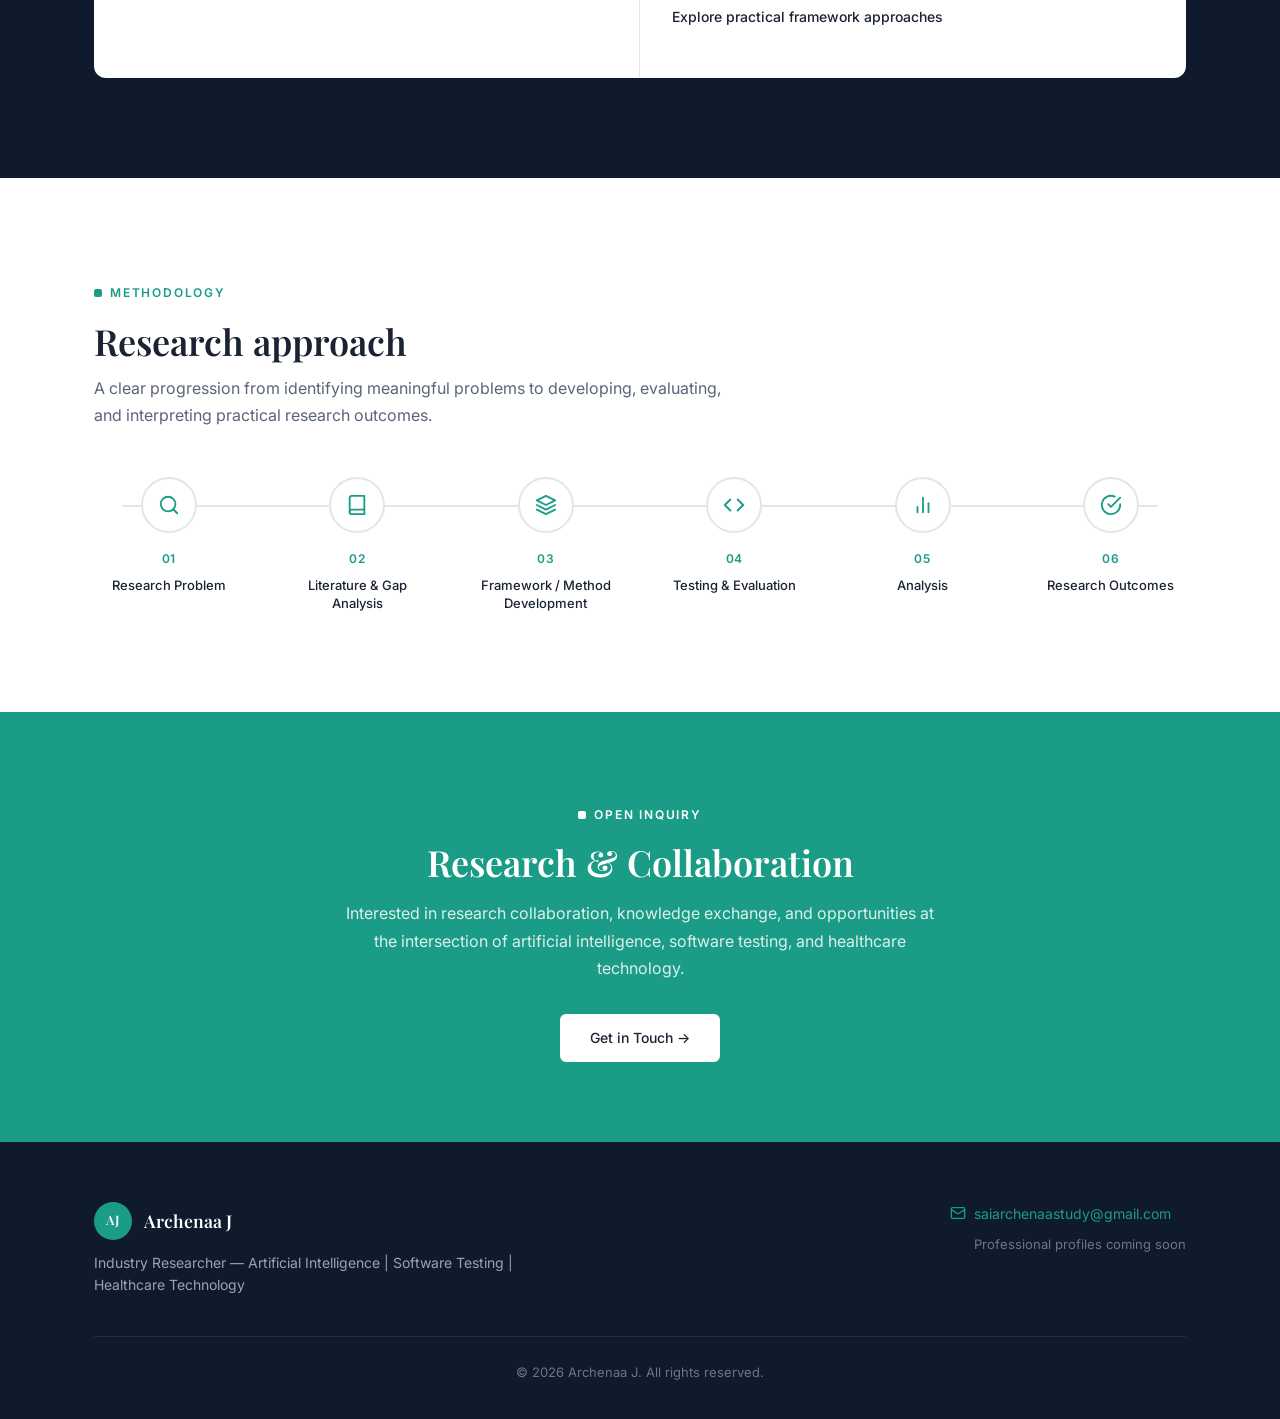
<file: research.html>
<!DOCTYPE html>
<html lang="en">
<head>
  <meta charset="UTF-8">
  <meta name="viewport" content="width=device-width, initial-scale=1.0">
  <title>Research — Archenaa J | AI &amp; Software Testing Research</title>
  <meta name="description" content="Research interests, current direction, and methodology — Archenaa J's work in AI, software testing, and healthcare technology.">
  <link rel="stylesheet" href="styles.css">
  <link rel="icon" href="data:image/svg+xml,<svg xmlns='http://www.w3.org/2000/svg' viewBox='0 0 100 100'><text y='.9em' font-size='90'>🔬</text></svg>">
</head>
<body>

  <!-- Header (rendered by components.js) -->
  <div id="site-header"></div>


  <!-- ============================================================
       RESEARCH INTERESTS (6-card grid)
       ============================================================ -->
  <section class="section section--gray">
    <div class="container">
      <div class="eyebrow">Areas of Inquiry</div>
      <h2>Research interests</h2>
      <p class="subtitle">
        Cross-disciplinary areas connecting intelligent systems, software
        assurance, and technology-enabled healthcare.
      </p>

      <div class="research-grid">
        <!-- Card 01 -->
        <div class="research-card">
          <div class="research-card-number">01</div>
          <div class="research-card-icon">
            <svg viewBox="0 0 24 24" fill="none" stroke="currentColor" stroke-width="2" stroke-linecap="round" stroke-linejoin="round"><path d="M12 2a4 4 0 0 1 4 4v1a4 4 0 0 1-8 0V6a4 4 0 0 1 4-4z"/><path d="M16 14v1a4 4 0 0 1-8 0v-1"/><line x1="12" y1="19" x2="12" y2="22"/><line x1="8" y1="22" x2="16" y2="22"/></svg>
          </div>
          <h3>Artificial Intelligence</h3>
          <p>Exploring applied AI methods that support dependable, human-centered technology systems.</p>
        </div>
        <!-- Card 02 -->
        <div class="research-card">
          <div class="research-card-number">02</div>
          <div class="research-card-icon">
            <svg viewBox="0 0 24 24" fill="none" stroke="currentColor" stroke-width="2" stroke-linecap="round" stroke-linejoin="round"><polyline points="16 18 22 12 16 6"/><polyline points="8 6 2 12 8 18"/></svg>
          </div>
          <h3>AI Testing &amp; Automation</h3>
          <p>Investigating intelligent approaches to test design, execution, and quality feedback.</p>
        </div>
        <!-- Card 03 -->
        <div class="research-card">
          <div class="research-card-number">03</div>
          <div class="research-card-icon">
            <svg viewBox="0 0 24 24" fill="none" stroke="currentColor" stroke-width="2" stroke-linecap="round" stroke-linejoin="round"><path d="M22 12h-4l-3 9L9 3l-3 9H2"/></svg>
          </div>
          <h3>Healthcare Technology</h3>
          <p>Examining responsible technology applications in quality-sensitive healthcare contexts.</p>
        </div>
        <!-- Card 04 -->
        <div class="research-card">
          <div class="research-card-number">04</div>
          <div class="research-card-icon">
            <svg viewBox="0 0 24 24" fill="none" stroke="currentColor" stroke-width="2" stroke-linecap="round" stroke-linejoin="round"><rect x="2" y="3" width="20" height="14" rx="2"/><line x1="8" y1="21" x2="16" y2="21"/><line x1="12" y1="17" x2="12" y2="21"/></svg>
          </div>
          <h3>Automated Software Testing</h3>
          <p>Studying frameworks that improve the consistency and efficiency of software validation.</p>
        </div>
        <!-- Card 05 -->
        <div class="research-card">
          <div class="research-card-number">05</div>
          <div class="research-card-icon">
            <svg viewBox="0 0 24 24" fill="none" stroke="currentColor" stroke-width="2" stroke-linecap="round" stroke-linejoin="round"><path d="M22 11.08V12a10 10 0 1 1-5.93-9.14"/><polyline points="22 4 12 14.01 9 11.01"/></svg>
          </div>
          <h3>Software Quality &amp; Reliability</h3>
          <p>Focusing on robust systems, measurable quality, and confidence throughout delivery.</p>
        </div>
        <!-- Card 06 -->
        <div class="research-card">
          <div class="research-card-number">06</div>
          <div class="research-card-icon">
            <svg viewBox="0 0 24 24" fill="none" stroke="currentColor" stroke-width="2" stroke-linecap="round" stroke-linejoin="round"><circle cx="12" cy="12" r="3"/><path d="M19.4 15a1.65 1.65 0 0 0 .33 1.82l.06.06a2 2 0 0 1-2.83 2.83l-.06-.06a1.65 1.65 0 0 0-1.82-.33 1.65 1.65 0 0 0-1 1.51V21a2 2 0 0 1-4 0v-.09A1.65 1.65 0 0 0 9 19.4a1.65 1.65 0 0 0-1.82.33l-.06.06a2 2 0 0 1-2.83-2.83l.06-.06A1.65 1.65 0 0 0 4.68 15a1.65 1.65 0 0 0-1.51-1H3a2 2 0 0 1 0-4h.09A1.65 1.65 0 0 0 4.6 9a1.65 1.65 0 0 0-.33-1.82l-.06-.06a2 2 0 0 1 2.83-2.83l.06.06A1.65 1.65 0 0 0 9 4.68a1.65 1.65 0 0 0 1-1.51V3a2 2 0 0 1 4 0v.09a1.65 1.65 0 0 0 1 1.51 1.65 1.65 0 0 0 1.82-.33l.06-.06a2 2 0 0 1 2.83 2.83l-.06.06A1.65 1.65 0 0 0 19.4 9a1.65 1.65 0 0 0 1.51 1H21a2 2 0 0 1 0 4h-.09a1.65 1.65 0 0 0-1.51 1z"/></svg>
          </div>
          <h3>AI-Driven Engineering</h3>
          <p>Considering how AI can augment engineering processes while preserving rigor and oversight.</p>
        </div>
      </div>
    </div>
  </section>


  <!-- ============================================================
       CURRENT DIRECTION HIGHLIGHT (dark section)
       ============================================================ -->
  <section class="section section--dark">
    <div class="container">
      <div class="eyebrow">Current Direction · 01</div>
      <div class="direction-heading">
        <h2>AI-Driven Automated Testing Framework for Healthcare Applications</h2>
      </div>

      <div class="direction-card">
        <div class="direction-card-left">
          <div class="direction-label">Research in Progress</div>
          <p>
            Exploring how AI-driven approaches can support automated testing
            and improve software quality for healthcare applications.
          </p>
          <a href="research.html" class="direction-cta">View Research Details →</a>
        </div>
        <div class="direction-card-right">
          <div class="direction-meta-item">
            <span class="direction-meta-label">Research Area</span>
            <span class="direction-meta-value">AI-driven software testing</span>
          </div>
          <div class="direction-meta-item">
            <span class="direction-meta-label">Application Domain</span>
            <span class="direction-meta-value">Healthcare applications</span>
          </div>
          <div class="direction-meta-item">
            <span class="direction-meta-label">Key Focus</span>
            <span class="direction-meta-value">Automation, quality &amp; reliability</span>
          </div>
          <div class="direction-meta-item">
            <span class="direction-meta-label">Research Objective</span>
            <span class="direction-meta-value">Explore practical framework approaches</span>
          </div>
        </div>
      </div>
    </div>
  </section>


  <!-- ============================================================
       RESEARCH APPROACH / METHODOLOGY (6-step timeline)
       ============================================================ -->
  <section class="section">
    <div class="container">
      <div class="eyebrow">Methodology</div>
      <h2>Research approach</h2>
      <p class="subtitle">
        A clear progression from identifying meaningful problems to developing,
        evaluating, and interpreting practical research outcomes.
      </p>

      <div class="methodology-steps">
        <!-- Step 01 -->
        <div class="methodology-step">
          <div class="step-icon">
            <svg viewBox="0 0 24 24" fill="none" stroke="currentColor" stroke-width="2" stroke-linecap="round" stroke-linejoin="round"><circle cx="11" cy="11" r="8"/><line x1="21" y1="21" x2="16.65" y2="16.65"/></svg>
          </div>
          <div class="step-number">01</div>
          <div class="step-title">Research Problem</div>
        </div>
        <!-- Step 02 -->
        <div class="methodology-step">
          <div class="step-icon">
            <svg viewBox="0 0 24 24" fill="none" stroke="currentColor" stroke-width="2" stroke-linecap="round" stroke-linejoin="round"><path d="M4 19.5A2.5 2.5 0 0 1 6.5 17H20"/><path d="M6.5 2H20v20H6.5A2.5 2.5 0 0 1 4 19.5v-15A2.5 2.5 0 0 1 6.5 2z"/></svg>
          </div>
          <div class="step-number">02</div>
          <div class="step-title">Literature &amp; Gap Analysis</div>
        </div>
        <!-- Step 03 -->
        <div class="methodology-step">
          <div class="step-icon">
            <svg viewBox="0 0 24 24" fill="none" stroke="currentColor" stroke-width="2" stroke-linecap="round" stroke-linejoin="round"><polygon points="12 2 2 7 12 12 22 7 12 2"/><polyline points="2 17 12 22 22 17"/><polyline points="2 12 12 17 22 12"/></svg>
          </div>
          <div class="step-number">03</div>
          <div class="step-title">Framework / Method Development</div>
        </div>
        <!-- Step 04 -->
        <div class="methodology-step">
          <div class="step-icon">
            <svg viewBox="0 0 24 24" fill="none" stroke="currentColor" stroke-width="2" stroke-linecap="round" stroke-linejoin="round"><polyline points="16 18 22 12 16 6"/><polyline points="8 6 2 12 8 18"/></svg>
          </div>
          <div class="step-number">04</div>
          <div class="step-title">Testing &amp; Evaluation</div>
        </div>
        <!-- Step 05 -->
        <div class="methodology-step">
          <div class="step-icon">
            <svg viewBox="0 0 24 24" fill="none" stroke="currentColor" stroke-width="2" stroke-linecap="round" stroke-linejoin="round"><line x1="18" y1="20" x2="18" y2="10"/><line x1="12" y1="20" x2="12" y2="4"/><line x1="6" y1="20" x2="6" y2="14"/></svg>
          </div>
          <div class="step-number">05</div>
          <div class="step-title">Analysis</div>
        </div>
        <!-- Step 06 -->
        <div class="methodology-step">
          <div class="step-icon">
            <svg viewBox="0 0 24 24" fill="none" stroke="currentColor" stroke-width="2" stroke-linecap="round" stroke-linejoin="round"><path d="M22 11.08V12a10 10 0 1 1-5.93-9.14"/><polyline points="22 4 12 14.01 9 11.01"/></svg>
          </div>
          <div class="step-number">06</div>
          <div class="step-title">Research Outcomes</div>
        </div>
      </div>
    </div>
  </section>


  <!-- ============================================================
       CTA BAND
       ============================================================ -->
  <section class="section section--teal cta-band">
    <div class="container">
      <div class="eyebrow">Open Inquiry</div>
      <h2>Research &amp; Collaboration</h2>
      <p class="subtitle">
        Interested in research collaboration, knowledge exchange, and
        opportunities at the intersection of artificial intelligence,
        software testing, and healthcare technology.
      </p>
      <button type="button" class="btn btn-white" data-open-modal="contact">Get in Touch →</button>
    </div>
  </section>


  <!-- Footer (rendered by components.js) -->
  <div id="site-footer"></div>


  <!-- Modal (rendered by components.js) -->
  <div id="site-modal"></div>

  <script src="components.js"></script>
  <script src="script.js"></script>
</body>
</html>
</file>
<file: styles.css>
/* ==========================================================================
   Archenaa J — Researcher Portfolio Website
   Design System & Shared Styles
   ========================================================================== */

/* ---------- Google Fonts ---------- */
@import url('https://fonts.googleapis.com/css2?family=Playfair+Display:ital,wght@0,400;0,500;0,600;0,700;1,400;1,500&family=Inter:wght@300;400;500;600;700&display=swap');

/* ---------- CSS Custom Properties ---------- */
:root {
  /* Colors */
  --navy:          #0F1B2D;
  --navy-light:    #1A2A42;
  --teal:          #1A9C86;
  --teal-dark:     #0E7C6B;
  --teal-light:    rgba(26, 156, 134, 0.10);
  --white:         #FFFFFF;
  --off-white:     #F4F6F9;
  --gray-100:      #F0F2F5;
  --gray-200:      #E2E6EC;
  --gray-300:      #C8CED8;
  --gray-400:      #9AA3B0;
  --gray-500:      #6B7685;
  --gray-600:      #4A5568;
  --gray-700:      #2D3748;
  --text-primary:  #1A2332;
  --text-secondary:#5A6578;
  --text-muted:    #8896A6;

  /* Typography */
  --font-display:  'Playfair Display', Georgia, 'Times New Roman', serif;
  --font-body:     'Inter', -apple-system, BlinkMacSystemFont, 'Segoe UI', sans-serif;

  /* Type Scale — 9 steps (Issue #3: consolidated from 11+) */
  --text-xs:   0.75rem;   /* 12px — labels, card numbers */
  --text-sm:   0.8125rem; /* 13px — captions, meta, copyright */
  --text-base: 0.875rem;  /* 14px — body small, card text, nav, buttons */
  --text-md:   1rem;      /* 16px — body, card titles */
  --text-lg:   1.125rem;  /* 18px — lead text, project titles */
  --text-xl:   1.35rem;   /* ~22px — h3 */
  --text-2xl:  1.5rem;    /* 24px — modal h3 */
  --text-3xl:  2.25rem;   /* 36px — h2 */
  --text-4xl:  3rem;      /* 48px — h1 */

  /* Spacing */
  --section-pad-y:    100px;
  --section-pad-y-sm: 60px;
  --container-max:    1140px;
  --container-pad:    24px;

  /* Misc */
  --radius:        8px;
  --radius-lg:     12px;
  --radius-xl:     16px;
  --shadow-sm:     0 1px 3px rgba(15, 27, 45, 0.06);
  --shadow-md:     0 4px 12px rgba(15, 27, 45, 0.08);
  --shadow-lg:     0 8px 30px rgba(15, 27, 45, 0.12);
  --transition:    0.25s ease;
}

/* ---------- Reset ---------- */
*,
*::before,
*::after {
  margin: 0;
  padding: 0;
  box-sizing: border-box;
}

html, body {
  scroll-behavior: smooth;
  -webkit-font-smoothing: antialiased;
  -moz-osx-font-smoothing: grayscale;
  overflow-x: hidden;
  width: 100%;
  max-width: 100%;
  margin: 0;
  padding: 0;
}

body {
  font-family: var(--font-body);
  font-size: 16px;
  line-height: 1.7;
  color: var(--text-primary);
  background: var(--white);
  position: relative;
}

img {
  max-width: 100%;
  height: auto;
  display: block;
}

a {
  color: var(--teal);
  text-decoration: none;
  transition: color var(--transition);
}

a:hover {
  color: var(--teal-dark);
}

ul, ol {
  list-style: none;
}

button {
  cursor: pointer;
  font-family: var(--font-body);
  border: none;
  background: none;
}

input, textarea {
  font-family: var(--font-body);
  font-size: var(--text-base);
}

/* ---------- Layout ---------- */
.container {
  width: 100%;
  max-width: var(--container-max);
  margin: 0 auto;
  padding: 0 var(--container-pad);
}

.section {
  padding: var(--section-pad-y) 0;
}

.section--gray {
  background: var(--off-white);
}

.section--dark {
  background: var(--navy);
  color: var(--white);
}

.section--teal {
  background: var(--teal);
  color: var(--white);
}

/* ---------- Typography ---------- */
h1, h2, h3, h4, h5 {
  font-family: var(--font-display);
  font-weight: 600;
  line-height: 1.2;
  color: var(--text-primary);
}

.section--dark h1,
.section--dark h2,
.section--dark h3 {
  color: var(--white);
}

.section--teal h1,
.section--teal h2,
.section--teal h3 {
  color: var(--white);
}

h1 { font-size: var(--text-4xl); }
h2 { font-size: var(--text-3xl); }
h3 { font-size: var(--text-xl); }
h4 { font-size: var(--text-lg); }

.subtitle {
  font-family: var(--font-body);
  font-size: var(--text-md);
  color: var(--text-secondary);
  line-height: 1.7;
  max-width: 640px;
  margin-top: 12px;
}

.section--dark .subtitle {
  color: var(--gray-300);
}

/* Eyebrow labels */
.eyebrow {
  display: inline-flex;
  align-items: center;
  gap: 8px;
  font-family: var(--font-body);
  font-size: var(--text-xs);
  font-weight: 600;
  letter-spacing: 0.15em;
  text-transform: uppercase;
  color: var(--teal);
  margin-bottom: 16px;
}

.eyebrow::before {
  content: '';
  display: inline-block;
  width: 8px;
  height: 8px;
  background: var(--teal);
  border-radius: 2px;
  flex-shrink: 0;
}

.section--dark .eyebrow {
  color: var(--teal);
}

.section--teal .eyebrow {
  color: var(--white);
}

.section--teal .eyebrow::before {
  background: var(--white);
}

/* ---------- Buttons ---------- */
.btn {
  display: inline-flex;
  align-items: center;
  gap: 8px;
  padding: 12px 28px;
  font-size: var(--text-base);
  font-weight: 500;
  border-radius: 6px;
  transition: all var(--transition);
  cursor: pointer;
  text-decoration: none;
  line-height: 1.4;
}

.btn-primary {
  background: var(--teal);
  color: var(--white);
  border: 2px solid var(--teal);
}

.btn-primary:hover {
  background: var(--teal-dark);
  border-color: var(--teal-dark);
  color: var(--white);
}

.btn-secondary {
  background: transparent;
  color: var(--text-primary);
  border: 2px solid var(--gray-300);
}

.btn-secondary:hover {
  border-color: var(--teal);
  color: var(--teal);
}

.btn-white {
  background: var(--white);
  color: var(--text-primary);
  border: 2px solid var(--white);
}

.btn-white:hover {
  background: var(--off-white);
  border-color: var(--off-white);
}

/* ---------- Header / Navigation ---------- */
.site-header {
  position: sticky;
  top: 0;
  z-index: 1000;
  background: rgba(255, 255, 255, 0.98);
  backdrop-filter: blur(10px);
  -webkit-backdrop-filter: blur(10px);
  border-bottom: 1px solid var(--gray-200);
  width: 100%;
}

.header-inner {
  display: flex;
  align-items: center;
  justify-content: space-between;
  height: 72px;
}

/* Logo image support with text fallback */
.header-logo-img,
.footer-logo-img {
  max-height: 38px;
  width: auto;
  object-fit: contain;
  display: block;
}

/* Monogram + name */
.header-brand {
  display: flex;
  align-items: center;
  gap: 12px;
  text-decoration: none;
  color: var(--text-primary);
  z-index: 1002;
}

.monogram {
  width: 38px;
  height: 38px;
  border-radius: 50%;
  background: var(--navy);
  color: var(--white);
  display: flex;
  align-items: center;
  justify-content: center;
  font-family: var(--font-display);
  font-size: var(--text-sm);
  font-weight: 600;
  letter-spacing: 0.02em;
  flex-shrink: 0;
}

.header-brand span {
  font-family: var(--font-display);
  font-size: var(--text-lg);
  font-weight: 600;
}

/* Nav links */
.nav-list {
  display: flex;
  align-items: center;
  gap: 6px;
}

.nav-link {
  font-size: var(--text-base);
  font-weight: 500;
  color: var(--text-secondary);
  padding: 8px 16px;
  border-radius: 6px;
  transition: all var(--transition);
  text-decoration: none;
}

.nav-link:hover {
  color: var(--teal);
  background: var(--teal-light);
}

.nav-link.active {
  color: var(--teal);
  position: relative;
}

.nav-link.active::after {
  content: '';
  position: absolute;
  bottom: 2px;
  left: 16px;
  right: 16px;
  height: 2px;
  background: var(--teal);
  border-radius: 1px;
}

/* Backdrop for mobile drawer */
.nav-backdrop {
  display: none;
}

/* Hamburger (mobile) */
.hamburger {
  display: none;
  flex-direction: column;
  justify-content: center;
  align-items: center;
  gap: 5px;
  width: 40px;
  height: 40px;
  cursor: pointer;
  background: transparent;
  border: 1px solid transparent;
  border-radius: 6px;
  padding: 6px;
  z-index: 1002;
  position: relative;
  transition: background var(--transition);
  -webkit-tap-highlight-color: transparent;
  outline: none;
}

.hamburger:hover,
.hamburger:focus-visible {
  background: var(--gray-100);
}

.hamburger span {
  display: block;
  width: 22px;
  height: 2px;
  background: var(--navy);
  border-radius: 2px;
  transition: transform 0.3s ease, opacity 0.3s ease;
  transform-origin: center;
}

.hamburger.is-open span:nth-child(1) {
  transform: translateY(7px) rotate(45deg);
}

.hamburger.is-open span:nth-child(2) {
  opacity: 0;
}

.hamburger.is-open span:nth-child(3) {
  transform: translateY(-7px) rotate(-45deg);
}

/* ---------- Footer ---------- */
.site-footer {
  background: var(--navy);
  color: var(--gray-400);
  padding: 60px 0 36px;
}

.footer-inner {
  display: flex;
  justify-content: space-between;
  align-items: flex-start;
  gap: 40px;
}

.footer-brand {
  display: flex;
  align-items: center;
  gap: 12px;
  margin-bottom: 12px;
}

.footer-brand .monogram {
  background: var(--teal);
}

.footer-brand span {
  font-family: var(--font-display);
  font-size: 1.1rem;
  font-weight: 600;
  color: var(--white);
}

.footer-tagline {
  font-size: var(--text-base);
  color: var(--gray-400);
  line-height: 1.6;
  max-width: 420px;
}

/* Issue #9: Left-align internal contents while keeping right-side position */
.footer-right {
  text-align: left;
}

.footer-email {
  display: inline-flex;
  align-items: center;
  gap: 8px;
  color: var(--teal);
  font-size: var(--text-base);
  margin-bottom: 8px;
}

.footer-email:hover {
  color: var(--white);
}

/* Issue #9: Align with email text by matching icon+gap offset (16px + 8px = 24px) */
.footer-profiles {
  font-size: var(--text-sm);
  color: var(--gray-500);
  margin-bottom: 16px;
  padding-left: 24px;
}

.footer-copyright {
  font-size: var(--text-sm);
  color: var(--gray-500);
  margin-top: 40px;
  padding-top: 24px;
  border-top: 1px solid rgba(255, 255, 255, 0.08);
  text-align: center;
}

/* ---------- Hero Section ---------- */
.hero {
  padding: 80px 0 100px;
  position: relative;
  overflow: hidden;
  /* Subtle dot grid background */
  background-image: radial-gradient(circle, var(--gray-200) 1px, transparent 1px);
  background-size: 28px 28px;
}

.hero-grid {
  display: grid;
  grid-template-columns: 1fr 1fr;
  gap: 60px;
  align-items: center;
}

/* Issue #5: Use sentence case for long hero eyebrow (was 40+ chars in all-caps) */
.hero-eyebrow {
  font-family: var(--font-body);
  font-size: var(--text-xs);
  font-weight: 600;
  letter-spacing: 0.08em;
  text-transform: none;
  color: var(--teal);
  margin-bottom: 20px;
}

.hero h1 {
  font-size: 3.5rem;
  margin-bottom: 12px;
}

.hero-subtitle {
  font-family: var(--font-body);
  font-size: var(--text-md);
  color: var(--text-secondary);
  margin-bottom: 20px;
  font-weight: 500;
}

.hero-text {
  font-size: var(--text-base);
  color: var(--text-secondary);
  line-height: 1.75;
  margin-bottom: 32px;
  max-width: 500px;
}

/* Issue #10: Increased gap from 14px to 20px to match hero's airy aesthetic */
.hero-buttons {
  display: flex;
  gap: 20px;
  flex-wrap: wrap;
}

/* Decorative diagram */
.hero-diagram {
  position: relative;
  width: 100%;
  max-width: 400px;
  aspect-ratio: 1;
  margin: 0 auto;
}

.diagram-center {
  position: absolute;
  top: 50%;
  left: 50%;
  transform: translate(-50%, -50%);
  width: 110px;
  height: 110px;
  border-radius: 50%;
  background: var(--navy);
  color: var(--white);
  display: flex;
  align-items: center;
  justify-content: center;
  font-family: var(--font-body);
  font-size: var(--text-xs);
  font-weight: 700;
  letter-spacing: 0.15em;
  text-transform: uppercase;
  z-index: 2;
  box-shadow: 0 4px 20px rgba(15, 27, 45, 0.2);
}

.diagram-orbit {
  position: absolute;
  top: 50%;
  left: 50%;
  transform: translate(-50%, -50%);
  width: 280px;
  height: 280px;
  border-radius: 50%;
  border: 1.5px dashed var(--gray-300);
}

/* Issue #1: Removed border & shadow to eliminate false clickable affordance */
.diagram-card {
  position: absolute;
  background: var(--off-white);
  border: none;
  border-radius: var(--radius);
  padding: 10px 14px;
  font-size: var(--text-xs);
  font-weight: 500;
  color: var(--text-secondary);
  white-space: nowrap;
  box-shadow: none;
  display: flex;
  align-items: center;
  gap: 8px;
  z-index: 3;
}

/* Issue #1: Simplified icon styling — no circle background to reduce button appearance */
.diagram-card .card-icon {
  width: 18px;
  height: 18px;
  border-radius: 0;
  background: none;
  display: flex;
  align-items: center;
  justify-content: center;
  flex-shrink: 0;
}

.diagram-card .card-icon svg {
  width: 14px;
  height: 14px;
  stroke: var(--gray-400);
}

/* Position each floating card around the orbit */
.diagram-card--ai       { top: -5%;  left: 50%; transform: translateX(-50%); }
.diagram-card--test     { top: 50%;  right: -18%; transform: translateY(-50%); }
.diagram-card--quality  { bottom: -5%;  left: 50%; transform: translateX(-50%); }
.diagram-card--health   { top: 50%;  left: -18%; transform: translateY(-50%); }

/* Subtle entrance animation */
@keyframes fadeInUp {
  from { opacity: 0; transform: translateY(16px); }
  to   { opacity: 1; transform: translateY(0); }
}

.hero-content { animation: fadeInUp 0.6s ease both; }
.hero-diagram { animation: fadeInUp 0.6s ease 0.2s both; }

/* ---------- About Section ---------- */
.about-grid {
  display: grid;
  grid-template-columns: 300px 1fr;
  gap: 50px;
  align-items: start;
}

.about-photo {
  width: 100%;
  aspect-ratio: 3/4;
  background: var(--gray-100);
  border-radius: var(--radius-lg);
  border: 1px solid var(--gray-200);
  display: flex;
  align-items: center;
  justify-content: center;
  color: var(--gray-400);
  font-size: 0.85rem;
}

.about-text p {
  color: var(--text-secondary);
  margin-bottom: 18px;
  line-height: 1.75;
}

.focus-grid {
  display: grid;
  grid-template-columns: 1fr 1fr;
  gap: 16px 40px;
  margin-top: 32px;
}

.focus-item {
  display: flex;
  align-items: center;
  gap: 12px;
  font-size: 0.9rem;
  color: var(--text-primary);
}

.focus-number {
  display: inline-flex;
  align-items: center;
  gap: 8px;
  font-weight: 600;
  color: var(--text-primary);
  min-width: 28px;
}

.focus-number::before {
  content: '';
  width: 6px;
  height: 6px;
  background: var(--teal);
  border-radius: 1px;
  flex-shrink: 0;
}

/* About preview (Home page short version) */
/* Issue #6: Reduced gap from 50px to 32px for closer heading/body proximity */
.about-preview {
  display: grid;
  grid-template-columns: 1fr 1fr;
  gap: 32px;
  align-items: start;
}

.about-preview .about-text p {
  margin-bottom: 18px;
}

.learn-more-link {
  display: inline-flex;
  align-items: center;
  gap: 6px;
  font-size: var(--text-base);
  font-weight: 500;
  color: var(--teal);
  margin-top: 8px;
}

.learn-more-link:hover {
  gap: 10px;
}

/* ---------- Research Interests Grid ---------- */
.research-grid {
  display: grid;
  grid-template-columns: repeat(3, 1fr);
  gap: 24px;
  margin-top: 40px;
}

/* Issue #11: Tightened padding from 32px 28px to 28px 24px for cohesive grouping */
.research-card {
  background: var(--white);
  border: 1px solid var(--gray-200);
  border-radius: var(--radius-lg);
  padding: 28px 24px;
  transition: all var(--transition);
}

.research-card:hover {
  box-shadow: var(--shadow-md);
  transform: translateY(-2px);
}

/* Issue #11: Reduced margin-bottom from 16px to 10px */
.research-card-number {
  font-size: var(--text-xs);
  font-weight: 600;
  color: var(--teal);
  letter-spacing: 0.05em;
  margin-bottom: 10px;
}

/* Issue #11: Reduced margin-bottom from 18px to 12px */
.research-card-icon {
  width: 40px;
  height: 40px;
  border-radius: var(--radius);
  background: var(--teal-light);
  display: flex;
  align-items: center;
  justify-content: center;
  margin-bottom: 12px;
}

.research-card-icon svg {
  width: 20px;
  height: 20px;
  stroke: var(--teal);
}

.research-card h3 {
  font-family: var(--font-body);
  font-size: var(--text-md);
  font-weight: 600;
  margin-bottom: 10px;
}

.research-card p {
  font-size: var(--text-base);
  color: var(--text-secondary);
  line-height: 1.65;
}

/* ---------- Current Direction (Dark Section) ---------- */
.direction-heading {
  max-width: 600px;
  margin-bottom: 48px;
}

.direction-heading h2 {
  font-size: 2.5rem;
  line-height: 1.2;
}

.direction-card {
  background: var(--white);
  border-radius: var(--radius-lg);
  overflow: hidden;
  display: grid;
  grid-template-columns: 1fr 1fr;
  color: var(--text-primary);
}

/* Issue #7: Use flexbox to group description and CTA, eliminating dead space */
.direction-card-left {
  padding: 36px 32px;
  border-right: 1px solid var(--gray-200);
  display: flex;
  flex-direction: column;
}

.direction-label {
  font-size: var(--text-xs);
  font-weight: 600;
  letter-spacing: 0.12em;
  text-transform: uppercase;
  color: var(--teal);
  margin-bottom: 16px;
}

/* Issue #7: Reduced margin-bottom from 20px to 12px to close dead space */
.direction-card-left p {
  font-size: var(--text-base);
  color: var(--text-secondary);
  line-height: 1.7;
  margin-bottom: 12px;
}

.direction-arrow {
  display: inline-flex;
  align-items: center;
  justify-content: center;
  width: 32px;
  height: 32px;
  border-radius: 50%;
  background: var(--teal-light);
  color: var(--teal);
  font-size: var(--text-md);
  transition: all var(--transition);
  text-decoration: none;
}

.direction-arrow:hover {
  background: var(--teal);
  color: var(--white);
}

/* Issue #2: Labeled CTA button to replace icon-only arrow */
.direction-cta {
  display: inline-flex;
  align-items: center;
  gap: 8px;
  padding: 10px 24px;
  font-size: var(--text-base);
  font-weight: 500;
  border-radius: 6px;
  background: var(--teal);
  color: var(--white);
  border: 2px solid var(--teal);
  transition: all var(--transition);
  text-decoration: none;
  line-height: 1.4;
}

.direction-cta:hover {
  background: var(--teal-dark);
  border-color: var(--teal-dark);
  color: var(--white);
}

.direction-card-right {
  padding: 36px 32px;
}

.direction-meta-item {
  display: flex;
  flex-direction: column;
  padding: 14px 0;
  border-bottom: 1px solid var(--gray-100);
}

.direction-meta-item:last-child {
  border-bottom: none;
}

.direction-meta-label {
  font-size: var(--text-xs);
  font-weight: 600;
  letter-spacing: 0.1em;
  text-transform: uppercase;
  color: var(--text-muted);
  margin-bottom: 4px;
}

.direction-meta-value {
  font-size: var(--text-base);
  color: var(--text-primary);
  font-weight: 500;
}

/* ---------- CTA Band ---------- */
/* Issue #8: Increased top padding to visually balance content within the teal block */
.cta-band {
  text-align: center;
  padding: 88px 0 80px;
}

.cta-band h2 {
  font-size: var(--text-3xl);
  margin-bottom: 16px;
}

.cta-band .subtitle {
  color: rgba(255, 255, 255, 0.85);
  margin: 0 auto 32px;
  max-width: 600px;
}

/* ---------- Methodology Timeline ---------- */
.methodology-steps {
  display: flex;
  align-items: flex-start;
  justify-content: space-between;
  position: relative;
  margin-top: 48px;
}

/* Connecting line */
.methodology-steps::before {
  content: '';
  position: absolute;
  top: 28px;
  left: 28px;
  right: 28px;
  height: 2px;
  background: var(--gray-200);
  z-index: 0;
}

.methodology-step {
  display: flex;
  flex-direction: column;
  align-items: center;
  text-align: center;
  position: relative;
  z-index: 1;
  flex: 1;
  max-width: 150px;
}

.step-icon {
  width: 56px;
  height: 56px;
  border-radius: 50%;
  background: var(--white);
  border: 2px solid var(--gray-200);
  display: flex;
  align-items: center;
  justify-content: center;
  margin-bottom: 16px;
  transition: all var(--transition);
}

.step-icon svg {
  width: 22px;
  height: 22px;
  stroke: var(--teal);
}

.methodology-step:hover .step-icon {
  border-color: var(--teal);
  box-shadow: 0 0 0 4px var(--teal-light);
}

.step-number {
  font-size: var(--text-xs);
  font-weight: 600;
  color: var(--teal);
  letter-spacing: 0.05em;
  margin-bottom: 6px;
}

.step-title {
  font-size: var(--text-sm);
  font-weight: 500;
  color: var(--text-primary);
  line-height: 1.4;
}

/* ---------- Publications ---------- */
.pub-card {
  background: var(--white);
  border: 1px solid var(--gray-200);
  border-radius: var(--radius-lg);
  padding: 32px;
  position: relative;
  overflow: hidden;
  max-width: 700px;
  margin-top: 32px;
}

/* Diagonal stripe "coming soon" background */
.pub-card::before {
  content: '';
  position: absolute;
  top: 0;
  right: 0;
  bottom: 0;
  left: 0;
  background: repeating-linear-gradient(
    -45deg,
    transparent,
    transparent 10px,
    rgba(244, 246, 249, 0.5) 10px,
    rgba(244, 246, 249, 0.5) 20px
  );
  pointer-events: none;
  z-index: 0;
}

.pub-card > * {
  position: relative;
  z-index: 1;
}

.pub-card-icon {
  position: absolute;
  top: 24px;
  right: 24px;
  z-index: 2;
}

.pub-card-icon svg {
  width: 24px;
  height: 24px;
  stroke: var(--gray-400);
}

.pub-meta {
  font-size: var(--text-sm);
  font-weight: 600;
  letter-spacing: 0.08em;
  text-transform: uppercase;
  color: var(--teal);
  margin-bottom: 12px;
}

.pub-title {
  font-family: var(--font-body);
  font-size: var(--text-lg);
  font-weight: 600;
  color: var(--text-primary);
  margin-bottom: 8px;
}

.pub-authors {
  font-size: var(--text-base);
  color: var(--text-muted);
  margin-bottom: 18px;
}

.abstract-toggle {
  display: inline-flex;
  align-items: center;
  gap: 6px;
  font-size: var(--text-base);
  font-weight: 500;
  color: var(--teal);
  cursor: pointer;
  background: none;
  border: none;
  padding: 0;
  transition: all var(--transition);
}

.abstract-toggle:hover {
  color: var(--teal-dark);
}

.abstract-toggle svg {
  width: 16px;
  height: 16px;
  transition: transform 0.3s ease;
}

.abstract-toggle.is-open svg {
  transform: rotate(180deg);
}

.abstract-content {
  max-height: 0;
  overflow: hidden;
  transition: max-height 0.35s ease;
}

.abstract-content.is-open {
  max-height: 300px;
}

.abstract-content p {
  padding-top: 16px;
  font-size: var(--text-base);
  color: var(--text-secondary);
  line-height: 1.7;
  border-top: 1px solid var(--gray-200);
  margin-top: 16px;
}

/* ---------- Projects ---------- */
.projects-grid {
  display: grid;
  grid-template-columns: 1fr 1fr;
  gap: 24px;
  margin-top: 32px;
}

.project-card {
  background: var(--white);
  border: 1px solid var(--gray-200);
  border-radius: var(--radius-lg);
  padding: 32px;
  position: relative;
  transition: all var(--transition);
}

.project-card:hover {
  box-shadow: var(--shadow-md);
}

.project-label {
  font-size: var(--text-xs);
  font-weight: 600;
  letter-spacing: 0.1em;
  text-transform: uppercase;
  color: var(--teal);
  margin-bottom: 16px;
}

.project-card h3 {
  font-family: var(--font-body);
  font-size: var(--text-lg);
  font-weight: 600;
  margin-bottom: 10px;
}

.project-card p {
  font-size: var(--text-base);
  color: var(--text-secondary);
  line-height: 1.65;
}

.project-card .direction-arrow {
  margin-top: 16px;
}

/* Upcoming (dashed placeholder) */
.project-card--upcoming {
  border-style: dashed;
  border-color: var(--gray-300);
  display: flex;
  flex-direction: column;
  align-items: flex-start;
}

.project-plus {
  width: 40px;
  height: 40px;
  border-radius: 50%;
  background: var(--gray-100);
  display: flex;
  align-items: center;
  justify-content: center;
  font-size: 1.5rem;
  color: var(--gray-400);
  margin-bottom: 16px;
}

/* ---------- Professional Profile Cards ---------- */
.profile-grid {
  display: grid;
  grid-template-columns: repeat(4, 1fr);
  gap: 20px;
  margin-top: 32px;
}

.profile-card {
  background: var(--white);
  border: 1px solid var(--gray-200);
  border-radius: var(--radius-lg);
  padding: 28px 24px;
  text-align: center;
  transition: all var(--transition);
  text-decoration: none;
  color: var(--text-primary);
  display: block;
}

.profile-card:hover {
  box-shadow: var(--shadow-md);
  transform: translateY(-2px);
  color: var(--text-primary);
}

.profile-card-icon {
  width: 44px;
  height: 44px;
  border-radius: 50%;
  background: var(--teal-light);
  display: flex;
  align-items: center;
  justify-content: center;
  margin: 0 auto 14px;
}

.profile-card-icon svg {
  width: 20px;
  height: 20px;
  stroke: var(--teal);
}

.profile-card h4 {
  font-family: var(--font-body);
  font-size: var(--text-base);
  font-weight: 600;
  margin-bottom: 6px;
}

.profile-card p {
  font-size: var(--text-sm);
  color: var(--text-muted);
}

/* ---------- Contact Section ---------- */
.contact-grid {
  display: grid;
  grid-template-columns: 1fr 1fr;
  gap: 60px;
  align-items: start;
}

.contact-info p {
  font-size: var(--text-base);
  color: var(--text-secondary);
  line-height: 1.7;
  margin-bottom: 24px;
}

.contact-name {
  font-family: var(--font-display);
  font-size: var(--text-lg);
  font-weight: 600;
  color: var(--text-primary);
  margin-bottom: 8px;
}

.contact-email {
  display: inline-flex;
  align-items: center;
  gap: 8px;
  font-size: var(--text-base);
  color: var(--teal);
}

.contact-email svg {
  width: 16px;
  height: 16px;
  stroke: var(--teal);
}

/* ---------- Form Styles (shared between inline & modal) ---------- */
.form-group {
  margin-bottom: 20px;
}

.form-group label {
  display: block;
  font-size: var(--text-sm);
  font-weight: 600;
  color: var(--text-primary);
  margin-bottom: 8px;
  text-transform: uppercase;
  letter-spacing: 0.05em;
}

.form-group input,
.form-group textarea {
  width: 100%;
  padding: 12px 16px;
  border: 1px solid var(--gray-200);
  border-radius: var(--radius);
  background: var(--white);
  color: var(--text-primary);
  transition: border-color var(--transition);
  outline: none;
}

.form-group input:focus,
.form-group textarea:focus {
  border-color: var(--teal);
  box-shadow: 0 0 0 3px var(--teal-light);
}

.form-group textarea {
  min-height: 130px;
  resize: vertical;
}

/* Honeypot — visually hidden, never shown to real users */
.hp-field {
  position: absolute;
  left: -9999px;
  opacity: 0;
  height: 0;
  width: 0;
  overflow: hidden;
  tab-index: -1;
}

.form-submit-btn {
  width: 100%;
}

.form-message {
  padding: 12px 16px;
  border-radius: var(--radius);
  font-size: var(--text-base);
  margin-top: 16px;
  display: none;
}

.form-message--success {
  background: rgba(26, 156, 134, 0.1);
  color: var(--teal-dark);
  border: 1px solid rgba(26, 156, 134, 0.2);
  display: block;
}

.form-message--error {
  background: rgba(220, 53, 69, 0.08);
  color: #c0392b;
  border: 1px solid rgba(220, 53, 69, 0.15);
  display: block;
}

/* ---------- Contact Modal ---------- */
.modal-overlay {
  position: fixed;
  inset: 0;
  z-index: 9999;
  background: rgba(15, 27, 45, 0.55);
  backdrop-filter: blur(4px);
  -webkit-backdrop-filter: blur(4px);
  display: flex;
  align-items: center;
  justify-content: center;
  opacity: 0;
  visibility: hidden;
  transition: all 0.3s ease;
}

.modal-overlay.is-open {
  opacity: 1;
  visibility: visible;
}

.modal-card {
  background: var(--white);
  border-radius: var(--radius-xl);
  padding: 40px;
  width: 100%;
  max-width: 500px;
  max-height: 90vh;
  overflow-y: auto;
  position: relative;
  transform: scale(0.92) translateY(16px);
  transition: transform 0.3s ease;
  box-shadow: var(--shadow-lg);
}

.modal-overlay.is-open .modal-card {
  transform: scale(1) translateY(0);
}

.modal-close {
  position: absolute;
  top: 16px;
  right: 16px;
  width: 32px;
  height: 32px;
  border-radius: 50%;
  background: var(--gray-100);
  display: flex;
  align-items: center;
  justify-content: center;
  font-size: 1.1rem;
  color: var(--text-secondary);
  cursor: pointer;
  border: none;
  transition: all var(--transition);
  line-height: 1;
}

.modal-close:hover {
  background: var(--gray-200);
  color: var(--text-primary);
}

.modal-card h3 {
  font-size: var(--text-2xl);
  margin-bottom: 8px;
}

.modal-card .subtitle {
  font-size: var(--text-base);
  margin-bottom: 28px;
}

/* ---------- Utility ---------- */
.body-no-scroll {
  overflow: hidden;
}

.sr-only {
  position: absolute;
  width: 1px;
  height: 1px;
  padding: 0;
  margin: -1px;
  overflow: hidden;
  clip: rect(0, 0, 0, 0);
  white-space: nowrap;
  border: 0;
}

/* ---------- Responsive ---------- */

/* Tablet & below */
@media (max-width: 992px) {
  h1 { font-size: 2.5rem; }
  h2 { font-size: 1.85rem; }

  .hero h1 { font-size: 2.8rem; }

  .hero-grid {
    grid-template-columns: 1fr;
    gap: 40px;
  }

  .hero-diagram {
    max-width: 320px;
  }

  .about-grid {
    grid-template-columns: 220px 1fr;
    gap: 32px;
  }

  .about-preview {
    grid-template-columns: 1fr;
  }

  .research-grid {
    grid-template-columns: repeat(2, 1fr);
  }

  .direction-card {
    grid-template-columns: 1fr;
  }

  .direction-card-left {
    border-right: none;
    border-bottom: 1px solid var(--gray-200);
  }

  .profile-grid {
    grid-template-columns: repeat(2, 1fr);
  }

  .contact-grid {
    grid-template-columns: 1fr;
    gap: 40px;
  }

  .footer-inner {
    flex-direction: column;
    gap: 32px;
  }

  .footer-right {
    text-align: left;
  }
}

/* Mobile nav */
@media (max-width: 768px) {
  :root {
    --section-pad-y: 64px;
  }

  .site-header {
    /* Disable backdrop-filter on mobile so fixed overlays/backdrops position properly */
    backdrop-filter: none;
    -webkit-backdrop-filter: none;
    background: var(--white);
  }

  .hamburger {
    display: flex;
  }

  .nav-backdrop {
    display: block;
    position: fixed;
    inset: 0;
    top: 72px;
    background: rgba(15, 27, 45, 0.45);
    backdrop-filter: blur(4px);
    -webkit-backdrop-filter: blur(4px);
    opacity: 0;
    visibility: hidden;
    transition: opacity 0.3s ease, visibility 0.3s ease;
    z-index: 998;
  }

  .nav-backdrop.is-open {
    opacity: 1;
    visibility: visible;
  }

  .nav-list {
    position: absolute;
    top: 100%;
    left: 0;
    right: 0;
    width: 100%;
    background: var(--white);
    flex-direction: column;
    align-items: stretch;
    padding: 16px 20px 24px;
    gap: 4px;
    border-bottom: 1px solid var(--gray-200);
    box-shadow: 0 16px 32px rgba(15, 27, 45, 0.12);
    transform: translateY(-10px);
    opacity: 0;
    visibility: hidden;
    transition: transform 0.25s cubic-bezier(0.16, 1, 0.3, 1), opacity 0.25s ease, visibility 0.25s ease;
    z-index: 999;
  }

  .nav-list.is-open {
    transform: translateY(0);
    opacity: 1;
    visibility: visible;
  }

  .nav-link {
    font-size: var(--text-md);
    padding: 12px 16px;
    border-radius: var(--radius);
  }

  .nav-link.active::after {
    display: none;
  }

  .nav-link.active {
    background: var(--teal-light);
  }

  .hero h1 { font-size: 2.2rem; }

  .hero-diagram {
    max-width: 100%;
    margin: 0 auto;
  }

  .diagram-card--test { right: 0; }
  .diagram-card--health { left: 0; }

  .direction-heading h2 { font-size: 1.85rem; }

  .about-grid {
    grid-template-columns: 1fr;
  }

  .about-photo {
    max-width: 220px;
  }

  .focus-grid {
    grid-template-columns: 1fr;
  }

  .research-grid {
    grid-template-columns: 1fr;
  }

  .methodology-steps {
    flex-direction: column;
    align-items: center;
    gap: 32px;
  }

  .methodology-steps::before {
    top: 0;
    bottom: 0;
    left: 50%;
    width: 2px;
    height: auto;
    right: auto;
  }

  .methodology-step {
    max-width: 200px;
  }

  .projects-grid {
    grid-template-columns: 1fr;
  }

  .profile-grid {
    grid-template-columns: 1fr;
  }

  .hero-buttons {
    flex-direction: column;
    align-items: flex-start;
  }

  .modal-card {
    margin: 16px;
    padding: 28px 24px;
  }
}

/* Small mobile */
@media (max-width: 480px) {
  :root {
    --section-pad-y: 48px;
    --container-pad: 16px;
  }

  h1 { font-size: 1.85rem; }
  h2 { font-size: 1.55rem; }

  .hero h1 { font-size: 1.85rem; }
  .hero-diagram {
    transform: scale(0.85);
  }
  .cta-band h2 { font-size: 1.65rem; }
}
</file>
